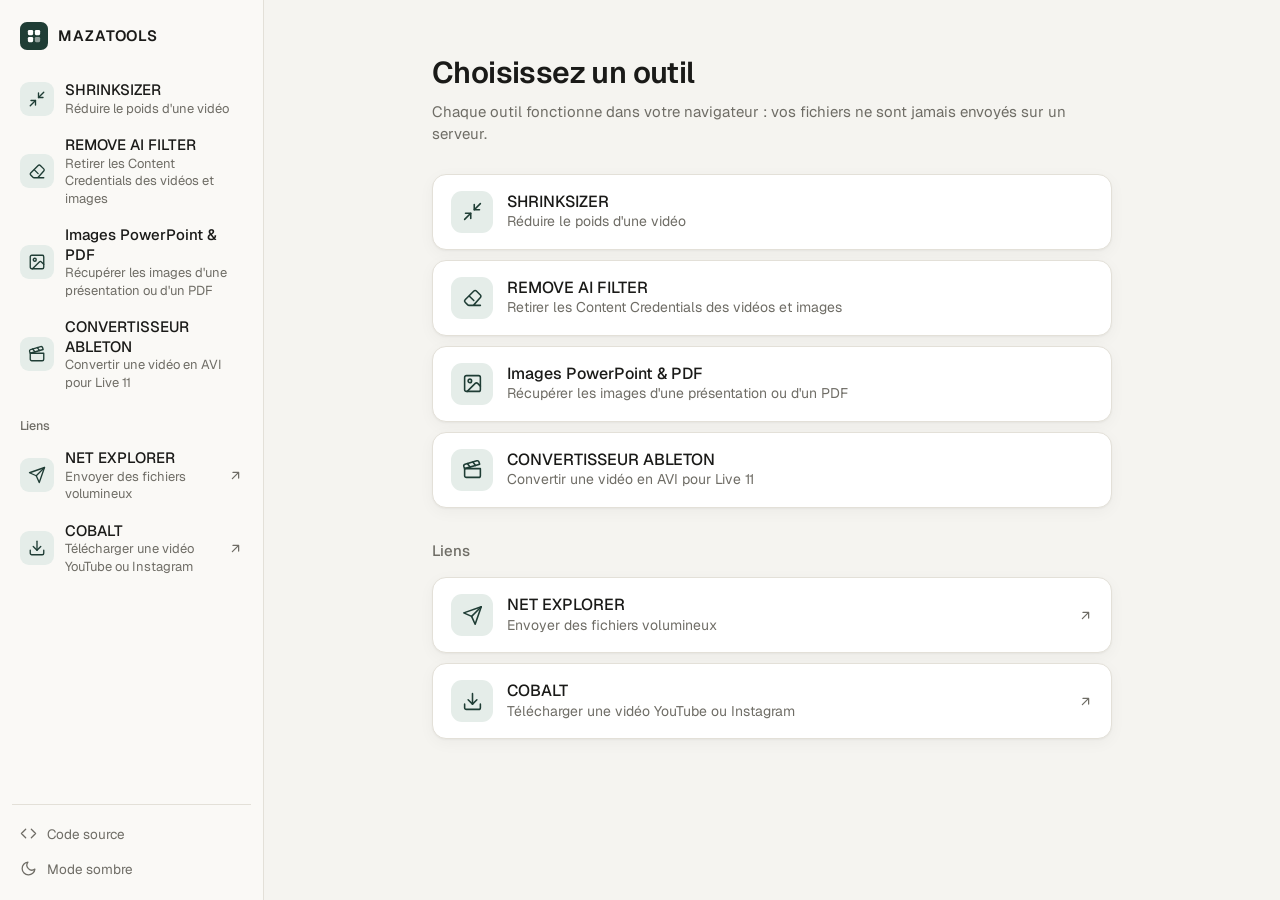
<file: index.html>
<!doctype html>
<html lang="fr">
<head>
  <meta charset="utf-8">
  <meta name="viewport" content="width=device-width, initial-scale=1">
  <title>MAZATOOLS</title>
  <meta name="description" content="Des outils qui tournent dans votre navigateur, sans envoyer vos fichiers.">
  <script src="shared/theme.js"></script>
  <link rel="icon" href="data:image/svg+xml,%3Csvg xmlns='http://www.w3.org/2000/svg' viewBox='0 0 32 32'%3E%3Crect width='32' height='32' rx='8' fill='%231f3d35'/%3E%3Crect x='9' y='9' width='6' height='6' rx='1.5' fill='%23fff'/%3E%3Crect x='17' y='9' width='6' height='6' rx='1.5' fill='%23fff'/%3E%3Crect x='9' y='17' width='6' height='6' rx='1.5' fill='%23fff'/%3E%3Crect x='17' y='17' width='6' height='6' rx='1.5' fill='%23fff' opacity='.5'/%3E%3C/svg%3E">
  <link rel="preconnect" href="https://fonts.googleapis.com">
  <link rel="preconnect" href="https://fonts.gstatic.com" crossorigin>
  <link href="https://fonts.googleapis.com/css2?family=Geist:wght@400;500;600&display=swap" rel="stylesheet">
  <link rel="stylesheet" href="shared/tokens.css">
  <link rel="stylesheet" href="hub.css">
  <script type="module" src="hub.js"></script>
</head>
<body>
  <div class="shell">
    <header class="topbar">
      <button type="button" class="icon-btn menu-btn" aria-controls="sidebar" aria-expanded="false" aria-label="Afficher les outils">
        <svg viewBox="0 0 24 24" aria-hidden="true"><path d="M4 7h16M4 12h16M4 17h16"/></svg>
      </button>
      <p class="topbar-title"></p>
      <button type="button" class="icon-btn theme-btn" aria-label="Passer en mode sombre">
        <svg class="moon" viewBox="0 0 24 24" aria-hidden="true"><path d="M21 12.8A9 9 0 1 1 11.2 3a7 7 0 0 0 9.8 9.8z"/></svg>
        <svg class="sun" viewBox="0 0 24 24" aria-hidden="true"><circle cx="12" cy="12" r="4"/><path d="M12 2v2M12 20v2M4.9 4.9l1.4 1.4M17.7 17.7l1.4 1.4M2 12h2M20 12h2M4.9 19.1l1.4-1.4M17.7 6.3l1.4-1.4"/></svg>
      </button>
    </header>

    <nav class="sidebar" id="sidebar" aria-label="Outils">
      <a class="brand" href="#">
        <svg class="logo" viewBox="0 0 32 32" aria-hidden="true"><rect width="32" height="32" rx="8" class="logo-bg"/><rect x="9" y="9" width="6" height="6" rx="1.5" class="logo-fg"/><rect x="17" y="9" width="6" height="6" rx="1.5" class="logo-fg"/><rect x="9" y="17" width="6" height="6" rx="1.5" class="logo-fg"/><rect x="17" y="17" width="6" height="6" rx="1.5" class="logo-fg" opacity=".5"/></svg>
        <span class="brand-name"></span>
      </a>
      <ul class="tool-list" id="tool-list"></ul>
      <div class="links-group" hidden>
        <p class="group-title">Liens</p>
        <ul class="tool-list" id="link-list"></ul>
      </div>
      <div class="side-foot">
        <a id="open-alone" target="_blank" rel="noopener" hidden>
          <svg viewBox="0 0 24 24" aria-hidden="true"><path d="M14 4h6v6M20 4l-9 9M18 14v5a1 1 0 0 1-1 1H5a1 1 0 0 1-1-1V7a1 1 0 0 1 1-1h5"/></svg>
          Ouvrir dans un onglet
        </a>
        <a id="source-link" href="https://github.com/" target="_blank" rel="noopener">
          <svg viewBox="0 0 24 24" aria-hidden="true"><path d="M8 6l-6 6 6 6M16 6l6 6-6 6"/></svg>
          Code source
        </a>
        <button type="button" class="theme-btn side-theme">
          <svg class="moon" viewBox="0 0 24 24" aria-hidden="true"><path d="M21 12.8A9 9 0 1 1 11.2 3a7 7 0 0 0 9.8 9.8z"/></svg>
          <svg class="sun" viewBox="0 0 24 24" aria-hidden="true"><circle cx="12" cy="12" r="4"/><path d="M12 2v2M12 20v2M4.9 4.9l1.4 1.4M17.7 17.7l1.4 1.4M2 12h2M20 12h2M4.9 19.1l1.4-1.4M17.7 6.3l1.4-1.4"/></svg>
          <span class="theme-label">Mode sombre</span>
        </button>
      </div>
    </nav>
    <div class="scrim" hidden></div>

    <main class="stage" id="stage">
      <section class="home" id="home" aria-labelledby="home-title">
        <h1 id="home-title">Choisissez un outil</h1>
        <p class="lead">Chaque outil fonctionne dans votre navigateur&nbsp;: vos fichiers ne sont jamais envoyés sur un serveur.</p>
        <ul class="home-list" id="home-list"></ul>
        <div class="links-group" hidden>
          <h2 class="home-sub">Liens</h2>
          <ul class="home-list" id="home-links"></ul>
        </div>
      </section>
    </main>
  </div>
</body>
</html>
</file>
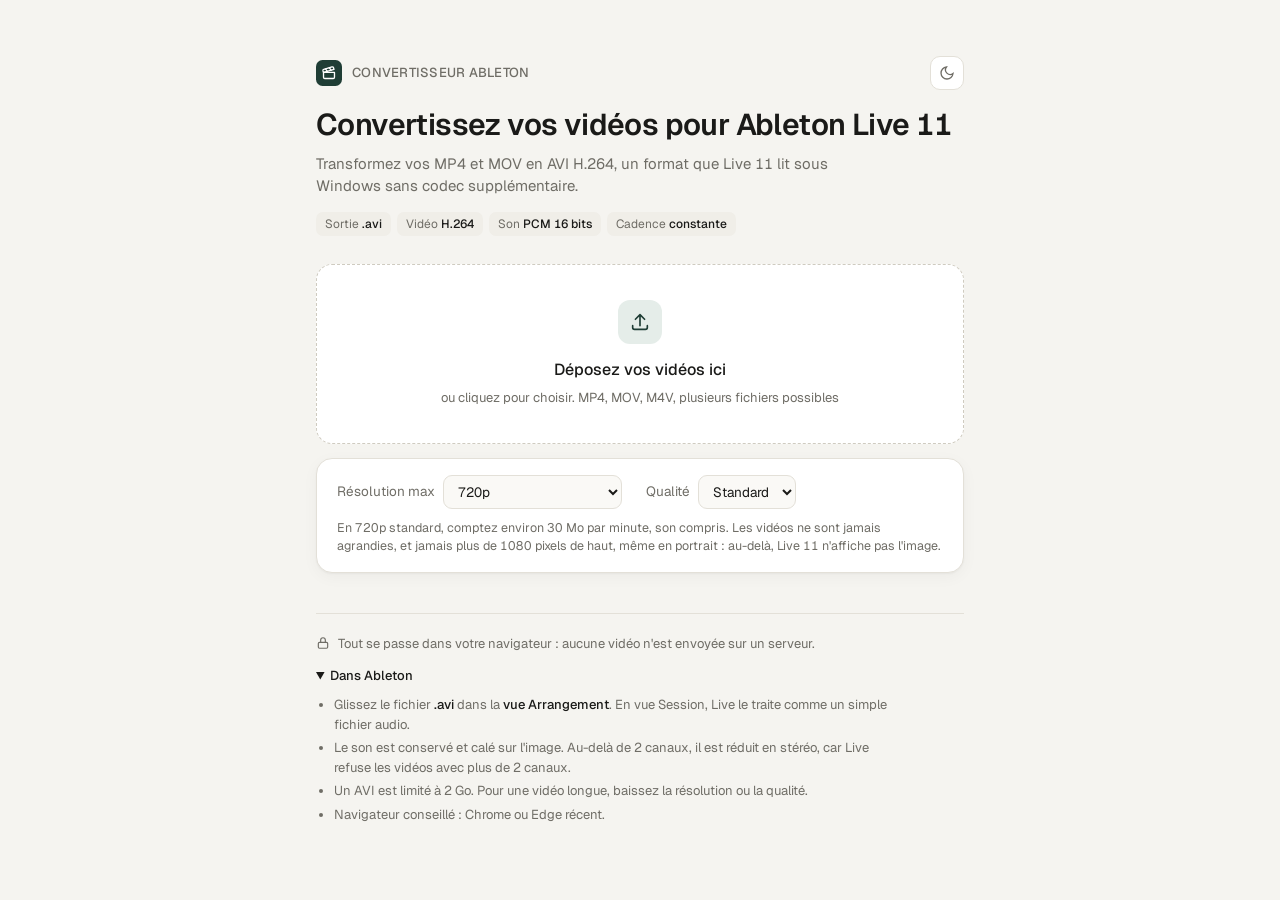
<file: tools/convertisseur-ableton/index.html>
<!doctype html>
<html lang="fr">
<head>
<meta charset="utf-8">
<meta name="viewport" content="width=device-width, initial-scale=1">
<title>CONVERTISSEUR ABLETON</title>
<meta name="description" content="Convertissez vos MP4 et MOV en AVI H.264 lisible par Ableton Live 11, directement dans le navigateur.">
<script src="../../shared/theme.js"></script>
<link rel="stylesheet" href="../../shared/tokens.css">
<link rel="preconnect" href="https://fonts.googleapis.com">
<link rel="preconnect" href="https://fonts.gstatic.com" crossorigin>
<link href="https://fonts.googleapis.com/css2?family=Geist:wght@400;500;600&display=swap" rel="stylesheet">
<link rel="icon" href="data:image/svg+xml,%3Csvg xmlns='http://www.w3.org/2000/svg' viewBox='0 0 32 32'%3E%3Crect width='32' height='32' rx='8' fill='%231f3d35'/%3E%3Cg transform='translate(7 7) scale(.75)' fill='none' stroke='%23fff' stroke-width='2.2' stroke-linecap='round' stroke-linejoin='round'%3E%3Cpath d='M20.2 6 3 11l-.9-2.4c-.3-1.1.3-2.2 1.3-2.5l13.5-4c1.1-.3 2.2.3 2.5 1.3Z'/%3E%3Cpath d='m6.2 5.3 3.1 3.9M12.4 3.4l3.1 4'/%3E%3Cpath d='M3 11h18v8a2 2 0 0 1-2 2H5a2 2 0 0 1-2-2Z'/%3E%3C/g%3E%3C/svg%3E">
<style>
*{box-sizing:border-box}
html,body{margin:0}
body{
  background:var(--bg); color:var(--text);
  font-family:var(--font);
  font-size:15px; line-height:1.5; -webkit-font-smoothing:antialiased;
  font-variant-numeric:tabular-nums;
}
:focus-visible{outline:2px solid var(--accent);outline-offset:2px}
main{max-width:680px;margin:0 auto;padding:56px 16px 48px}
header{margin-bottom:28px}
.brand{display:flex;align-items:center;gap:10px;margin-bottom:18px}
.brand svg{flex:none}
.brand span{font-weight:500;color:var(--muted);font-size:13px;letter-spacing:.02em}
h1{font-size:30px;line-height:1.15;font-weight:600;letter-spacing:-.02em;margin:0 0 10px}
.lead{color:var(--muted);margin:0;max-width:56ch}
.specs{display:flex;flex-wrap:wrap;gap:6px;margin-top:14px}
.chip{font-size:12px;padding:3px 9px;border-radius:7px;background:var(--chip);color:var(--muted)}
.chip b{color:var(--text);font-weight:500}
.sr{position:absolute;width:1px;height:1px;overflow:hidden;clip:rect(0 0 0 0);white-space:nowrap}
[hidden]{display:none !important}

.notice{margin:0 0 16px;padding:12px 14px;border-radius:12px;background:var(--warn-bg);color:var(--warn);font-size:14px}

.drop{
  display:flex;flex-direction:column;align-items:center;justify-content:center;gap:6px;
  min-height:180px;padding:28px 20px;text-align:center;cursor:pointer;
  background:var(--surface);border:1.5px dashed var(--border-strong);border-radius:16px;
  transition:border-color .15s,background .15s,transform .15s;
}
.drop:hover{border-color:var(--muted)}
.drop:focus-within{outline:2px solid var(--accent);outline-offset:2px}
.drop.over{border-color:var(--accent);border-style:solid;background:var(--accent-soft);transform:scale(1.005)}
.drop .icon{width:44px;height:44px;border-radius:12px;display:grid;place-items:center;background:var(--accent-soft);color:var(--accent);margin-bottom:8px}
.drop strong{font-weight:500;font-size:16px}
.drop small{color:var(--muted);font-size:13px}

.card{background:var(--surface);border:1px solid var(--border);border-radius:16px;box-shadow:var(--shadow)}
.settings{margin-top:14px;padding:16px 20px;display:flex;flex-wrap:wrap;align-items:center;gap:10px 24px;font-size:13.5px}
.option{display:flex;align-items:center;gap:8px}
.option label{color:var(--muted)}
.option select{font:inherit;color:var(--text);background:var(--surface-2);border:1px solid var(--border);border-radius:9px;padding:6px 10px}
.hint{flex-basis:100%;margin:0;color:var(--muted);font-size:12.5px}

/* ---------- Liste ---------- */
#list{list-style:none;margin:28px 0 0;padding:0;display:flex;flex-direction:column;gap:10px}
#list:empty{display:none}
.item{background:var(--surface);border:1px solid var(--border);border-radius:14px;padding:16px 18px;box-shadow:var(--shadow);animation:in .25s ease-out}
@keyframes in{from{opacity:0;transform:translateY(4px)}}
.row{display:flex;align-items:flex-start;justify-content:space-between;gap:12px}
.name{font-weight:500;word-break:break-all;min-width:0}
.state{flex:none;font-size:12px;font-weight:500;padding:3px 9px;border-radius:99px;white-space:nowrap;background:var(--chip);color:var(--muted)}
.item.done .state{background:var(--ok-bg);color:var(--ok)}
.item.error .state{background:var(--err-bg);color:var(--err)}
.meta{color:var(--muted);margin-top:4px}
.bar{height:4px;border-radius:2px;background:var(--chip);overflow:hidden;margin-top:12px}
.bar i{display:block;height:100%;width:0;background:var(--accent);transition:width .2s linear}
.item.done .bar,.item.error .bar{display:none}
.status{margin:8px 0 0;font-size:13px;color:var(--muted)}
.item.error .status{color:var(--err)}
.actions{display:flex;justify-content:flex-end;margin-top:12px}
.actions:empty{display:none}
.primary{
  font:inherit;font-size:13.5px;font-weight:500;cursor:pointer;border-radius:9px;
  padding:8px 14px;border:1px solid transparent;background:var(--accent);color:var(--accent-ink);transition:opacity .15s;
}
.primary:hover{opacity:.88}
.theme{margin-left:auto;width:34px;height:34px;padding:0;display:grid;place-items:center;border-radius:10px;background:var(--surface);border:1px solid var(--border);color:var(--muted);cursor:pointer}
.theme:hover{color:var(--text)}

/* ---------- Pied de page ---------- */
footer{margin-top:40px;padding-top:20px;border-top:1px solid var(--border);color:var(--muted);font-size:13px}
footer p{margin:0 0 12px;display:flex;gap:8px;align-items:flex-start}
footer svg{flex:none;margin-top:2px}
details{margin-top:4px}
summary{cursor:pointer;color:var(--text);font-weight:500;width:fit-content}
details ul{margin:10px 0 0;padding-left:18px;list-style:disc;max-width:64ch}
details li{margin:4px 0}
details b{color:var(--text);font-weight:500}

@media (max-width:520px){h1{font-size:25px}}
@media (prefers-reduced-motion:reduce){*{transition:none !important;animation:none !important}}
</style>
</head>
<body>
<main>
  <header>
    <div class="brand">
      <svg width="26" height="26" viewBox="0 0 32 32" aria-hidden="true"><rect width="32" height="32" rx="8" fill="var(--accent)"/><g transform="translate(7 7) scale(.75)" fill="none" stroke="var(--accent-ink)" stroke-width="2.2" stroke-linecap="round" stroke-linejoin="round"><path d="M20.2 6 3 11l-.9-2.4c-.3-1.1.3-2.2 1.3-2.5l13.5-4c1.1-.3 2.2.3 2.5 1.3Z"/><path d="m6.2 5.3 3.1 3.9M12.4 3.4l3.1 4"/><path d="M3 11h18v8a2 2 0 0 1-2 2H5a2 2 0 0 1-2-2Z"/></g></svg>
      <span>CONVERTISSEUR ABLETON</span>
      <button class="theme" id="theme" type="button" aria-label="Changer de thème" title="Changer de thème">
        <svg width="16" height="16" viewBox="0 0 24 24" fill="none" stroke="currentColor" stroke-width="2" stroke-linecap="round"><path d="M21 12.8A9 9 0 1 1 11.2 3a7 7 0 0 0 9.8 9.8z"/></svg>
      </button>
    </div>
    <h1>Convertissez vos vidéos pour Ableton Live 11</h1>
    <p class="lead">Transformez vos MP4 et MOV en AVI H.264, un format que Live 11 lit sous Windows sans codec supplémentaire.</p>
    <div class="specs">
      <span class="chip">Sortie <b>.avi</b></span>
      <span class="chip">Vidéo <b>H.264</b></span>
      <span class="chip">Son <b>PCM 16 bits</b></span>
      <span class="chip">Cadence <b>constante</b></span>
    </div>
  </header>

  <p class="notice" id="warn" hidden></p>

  <label class="drop" id="drop">
    <input id="pick" type="file" class="sr" accept="video/mp4,video/quicktime,.mp4,.mov,.m4v" multiple>
    <span class="icon"><svg width="22" height="22" viewBox="0 0 24 24" fill="none" stroke="currentColor" stroke-width="1.8" stroke-linecap="round" stroke-linejoin="round"><path d="M12 16V4M7 9l5-5 5 5"/><path d="M4 16v2a2 2 0 0 0 2 2h12a2 2 0 0 0 2-2v-2"/></svg></span>
    <strong>Déposez vos vidéos ici</strong>
    <small>ou cliquez pour choisir. MP4, MOV, M4V, plusieurs fichiers possibles</small>
  </label>

  <section class="card settings" aria-label="Réglages">
    <div class="option">
      <label for="res">Résolution max</label>
      <select id="res">
        <option value="0">Originale (max 1080p)</option>
        <option value="1080">1080p</option>
        <option value="720" selected>720p</option>
        <option value="480">480p</option>
      </select>
    </div>
    <div class="option">
      <label for="q">Qualité</label>
      <select id="q">
        <option value="0.06">Légère</option>
        <option value="0.1" selected>Standard</option>
        <option value="0.18">Haute</option>
      </select>
    </div>
    <p class="hint">En 720p standard, comptez environ 30 Mo par minute, son compris. Les vidéos ne sont jamais agrandies, et jamais plus de 1080 pixels de haut, même en portrait&nbsp;: au-delà, Live 11 n'affiche pas l'image.</p>
  </section>

  <ul id="list" aria-live="polite"></ul>

  <footer>
    <p><svg width="14" height="14" viewBox="0 0 24 24" fill="none" stroke="currentColor" stroke-width="2" stroke-linecap="round" stroke-linejoin="round"><rect x="4" y="11" width="16" height="10" rx="2"/><path d="M8 11V7a4 4 0 0 1 8 0v4"/></svg>
    Tout se passe dans votre navigateur&nbsp;: aucune vidéo n'est envoyée sur un serveur.</p>
    <details open>
      <summary>Dans Ableton</summary>
      <ul>
        <li>Glissez le fichier <b>.avi</b> dans la <b>vue Arrangement</b>. En vue Session, Live le traite comme un simple fichier audio.</li>
        <li>Le son est conservé et calé sur l'image. Au-delà de 2 canaux, il est réduit en stéréo, car Live refuse les vidéos avec plus de 2 canaux.</li>
        <li>Un AVI est limité à 2 Go. Pour une vidéo longue, baissez la résolution ou la qualité.</li>
        <li>Navigateur conseillé&nbsp;: Chrome ou Edge récent.</li>
      </ul>
    </details>
  </footer>
</main>

<script src="vendor/mp4box.all.min.js"></script>
<script src="app.js"></script>
</body>
</html>
</file>
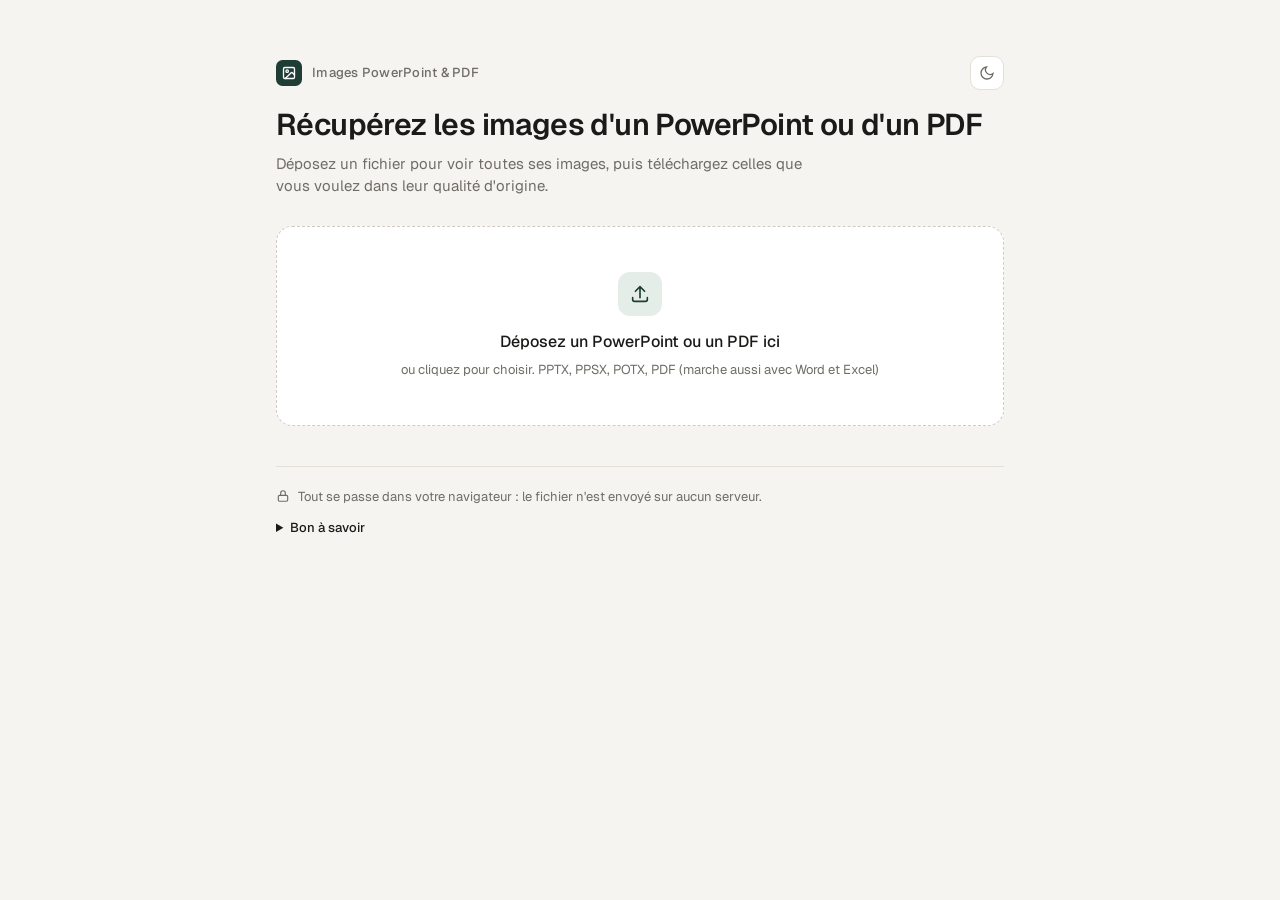
<file: tools/images-powerpoint/index.html>
<!doctype html>
<html lang="fr">
<head>
<meta charset="utf-8">
<meta name="viewport" content="width=device-width, initial-scale=1">
<title>Images PowerPoint & PDF</title>
<meta name="description" content="Récupérez les images d'une présentation PowerPoint ou d'un PDF dans leur qualité d'origine, directement dans le navigateur.">
<script src="../../shared/theme.js"></script>
<link rel="stylesheet" href="../../shared/tokens.css">
<link rel="preconnect" href="https://fonts.googleapis.com">
<link rel="preconnect" href="https://fonts.gstatic.com" crossorigin>
<link href="https://fonts.googleapis.com/css2?family=Geist:wght@400;500;600&display=swap" rel="stylesheet">
<link rel="icon" href="data:image/svg+xml,%3Csvg xmlns='http://www.w3.org/2000/svg' viewBox='0 0 32 32'%3E%3Crect width='32' height='32' rx='8' fill='%231f3d35'/%3E%3Cg transform='translate(7 7) scale(.75)' fill='none' stroke='%23fff' stroke-width='2.2' stroke-linecap='round' stroke-linejoin='round'%3E%3Crect x='3' y='3' width='18' height='18' rx='2'/%3E%3Ccircle cx='9' cy='9' r='2'/%3E%3Cpath d='m21 15-3.1-3.1a2 2 0 0 0-2.8 0L6 21'/%3E%3C/g%3E%3C/svg%3E">
<script src="vendor/jszip.min.js"></script>
<style>
*{box-sizing:border-box}
html,body{margin:0}
body{
  background:var(--bg); color:var(--text);
  font-family:var(--font);
  font-size:15px; line-height:1.5; -webkit-font-smoothing:antialiased;
  font-variant-numeric:tabular-nums;
}
:focus-visible{outline:2px solid var(--accent);outline-offset:2px}
main{max-width:760px;margin:0 auto;padding:56px 16px 120px}
header{margin-bottom:28px}
.brand{display:flex;align-items:center;gap:10px;margin-bottom:18px}
.brand svg{flex:none}
.brand span{font-weight:500;color:var(--muted);font-size:13px;letter-spacing:.02em}
h1{font-size:30px;line-height:1.15;font-weight:600;letter-spacing:-.02em;margin:0 0 10px}
.lead{color:var(--muted);margin:0;max-width:56ch}
.sr{position:absolute;width:1px;height:1px;overflow:hidden;clip:rect(0 0 0 0);white-space:nowrap}
[hidden]{display:none !important}

.drop{
  display:flex;flex-direction:column;align-items:center;justify-content:center;gap:6px;
  min-height:200px;padding:28px 20px;text-align:center;cursor:pointer;
  background:var(--surface);border:1.5px dashed var(--border-strong);border-radius:16px;
  transition:border-color .15s,background .15s,transform .15s;
}
.drop:hover{border-color:var(--muted)}
.drop:focus-within{outline:2px solid var(--accent);outline-offset:2px}
.drop.over{border-color:var(--accent);border-style:solid;background:var(--accent-soft);transform:scale(1.005)}
.drop .icon{width:44px;height:44px;border-radius:12px;display:grid;place-items:center;background:var(--accent-soft);color:var(--accent);margin-bottom:8px}
.drop strong{font-weight:500;font-size:16px}
.drop small{color:var(--muted);font-size:13px}

button,.btn{
  font:inherit;font-size:13.5px;font-weight:500;cursor:pointer;border-radius:9px;
  padding:8px 14px;border:1px solid transparent;transition:opacity .15s,background .15s;
  display:inline-flex;align-items:center;justify-content:center;gap:6px;text-decoration:none;
}
.primary{background:var(--accent);color:var(--accent-ink)}
.primary:hover{opacity:.88}
.ghost{background:transparent;color:var(--muted);border-color:var(--border)}
.ghost:hover{color:var(--text);border-color:var(--border-strong)}
button:disabled{opacity:.45;cursor:default}
.theme{margin-left:auto;width:34px;height:34px;padding:0;display:grid;place-items:center;border-radius:10px;background:var(--surface);border:1px solid var(--border);color:var(--muted)}
.theme:hover{color:var(--text)}

.message{margin-top:14px;padding:12px 14px;border-radius:12px;font-size:14px}
.message.err{background:var(--err-bg);color:var(--err)}
.message.work{background:var(--chip);color:var(--muted)}

/* ---------- Fichier ouvert ---------- */
.file{display:flex;align-items:center;gap:12px;padding:14px 16px;background:var(--surface);border:1px solid var(--border);border-radius:14px;box-shadow:var(--shadow)}
.file .doc{flex:none;width:38px;height:38px;border-radius:10px;display:grid;place-items:center;background:var(--accent-soft);color:var(--accent)}
.file .info{min-width:0;flex:1}
.file .name{font-weight:500;word-break:break-all}
.file .meta{color:var(--muted);font-size:13px}
.file.loading{flex-wrap:wrap;margin-top:0}
.file .pct{flex:none;font-weight:500;font-size:15px}
.file .progress{flex-basis:100%;height:6px;border-radius:3px;background:var(--chip);overflow:hidden}
.file .progress div{height:100%;width:0;background:var(--accent);border-radius:3px;transition:width .2s ease}

.toolbar{display:flex;flex-wrap:wrap;align-items:center;justify-content:space-between;gap:10px;margin:22px 0 12px}
.toolbar .left{display:flex;flex-wrap:wrap;align-items:center;gap:8px 16px}
.check{display:inline-flex;align-items:center;gap:8px;font-size:13.5px;color:var(--muted);cursor:pointer}
.check input{width:16px;height:16px;margin:0;accent-color:var(--accent)}

/* ---------- Grille d'images ---------- */
.grid{list-style:none;margin:0;padding:0;display:grid;grid-template-columns:repeat(auto-fill,minmax(200px,1fr));gap:12px}
.card{position:relative;background:var(--surface);border:1px solid var(--border);border-radius:14px;box-shadow:var(--shadow);overflow:hidden;transition:border-color .15s,box-shadow .15s}
.card:hover{border-color:var(--border-strong)}
.card.selected{border-color:var(--accent);box-shadow:0 0 0 1px var(--accent)}
.card label{display:block;cursor:pointer}
.thumb{
  position:relative;aspect-ratio:4/3;display:grid;place-items:center;overflow:hidden;
  background-color:var(--surface-2);
  background-image:linear-gradient(45deg,var(--chip) 25%,transparent 25%,transparent 75%,var(--chip) 75%),linear-gradient(45deg,var(--chip) 25%,transparent 25%,transparent 75%,var(--chip) 75%);
  background-size:16px 16px;background-position:0 0,8px 8px;
}
.thumb img{max-width:100%;max-height:100%;object-fit:contain;display:block}
.thumb .noprev{display:grid;justify-items:center;gap:4px;color:var(--muted);font-size:12.5px;text-align:center;padding:12px}
.thumb .noprev b{font-size:15px;color:var(--text);font-weight:600}
.tick{
  position:absolute;top:8px;left:8px;width:24px;height:24px;border-radius:7px;display:grid;place-items:center;
  background:var(--surface);border:1.5px solid var(--border-strong);color:transparent;
  box-shadow:0 1px 3px rgba(0,0,0,.12);transition:background .12s,border-color .12s;
}
.card input{position:absolute;opacity:0;pointer-events:none}
.card input:focus-visible ~ .thumb .tick{outline:2px solid var(--accent);outline-offset:2px}
.card.selected .tick{background:var(--accent);border-color:var(--accent);color:var(--accent-ink)}
.zoom{
  position:absolute;top:8px;right:8px;width:30px;height:30px;padding:0;border-radius:8px;
  background:var(--surface);border:1px solid var(--border);color:var(--muted);opacity:0;transition:opacity .15s;
  box-shadow:0 1px 3px rgba(0,0,0,.12);
}
.card:hover .zoom,.zoom:focus-visible{opacity:1}
@media (hover:none){.zoom{opacity:1}}
.zoom:hover{color:var(--text)}
.details{padding:10px 12px 12px}
.dims{font-weight:500;font-size:14px}
.sub{display:flex;flex-wrap:wrap;column-gap:10px;color:var(--muted);font-size:12.5px}
.where{display:inline-block;margin-top:6px;font-size:12px;padding:2px 8px;border-radius:7px;background:var(--chip);color:var(--text)}
.where.quiet{background:transparent;color:var(--muted);padding-inline:0}

.empty{padding:28px 16px;text-align:center;color:var(--muted);background:var(--surface);border:1px solid var(--border);border-radius:14px}

/* ---------- Barre de téléchargement ---------- */
.dock{
  position:fixed;left:50%;bottom:16px;transform:translateX(-50%);z-index:5;
  width:min(728px,calc(100% - 32px));
  display:flex;align-items:center;justify-content:space-between;gap:12px;
  padding:10px 10px 10px 18px;border-radius:14px;
  background:var(--surface);border:1px solid var(--border-strong);
  box-shadow:0 8px 30px rgba(20,20,10,.12);
}
.dock .count{font-size:14px}
.dock .count small{color:var(--muted);font-size:13px;margin-left:6px}

/* ---------- Agrandissement ---------- */
dialog{
  width:min(960px,calc(100% - 32px));max-height:calc(100dvh - 32px);padding:0;border:1px solid var(--border);
  border-radius:16px;background:var(--surface);color:var(--text);box-shadow:0 20px 60px rgba(0,0,0,.25);
}
dialog::backdrop{background:rgba(0,0,0,.55)}
.dlg{display:flex;flex-direction:column;max-height:calc(100dvh - 34px)}
.dlg .view{flex:1;min-height:0;display:grid;place-items:center;padding:16px;background:var(--surface-2)}
.dlg .view img{max-width:100%;max-height:calc(100dvh - 160px);object-fit:contain}
.dlg .bar{display:flex;flex-wrap:wrap;align-items:center;justify-content:space-between;gap:10px;padding:12px 16px;border-top:1px solid var(--border)}
.dlg .bar .txt{font-size:13.5px;color:var(--muted)}
.dlg .bar .txt b{color:var(--text);font-weight:500}
.dlg .bar .btns{display:flex;gap:8px}

footer{margin-top:40px;padding-top:20px;border-top:1px solid var(--border);color:var(--muted);font-size:13px}
footer p{margin:0 0 12px;display:flex;gap:8px;align-items:flex-start}
footer svg{flex:none;margin-top:2px}
details{margin-top:4px}
summary{cursor:pointer;color:var(--text);font-weight:500;width:fit-content}
details ul{display:block;margin:10px 0 0;padding-left:18px;list-style:disc}
details li{margin:4px 0}

@media (max-width:520px){
  h1{font-size:25px}
  .grid{grid-template-columns:repeat(2,minmax(0,1fr));gap:8px}
  .details{padding:8px 10px 10px}
}
@media (prefers-reduced-motion:reduce){*{transition:none !important}}
</style>
</head>
<body>
<main>
  <header>
    <div class="brand">
      <svg width="26" height="26" viewBox="0 0 32 32" aria-hidden="true"><rect width="32" height="32" rx="8" fill="var(--accent)"/><g transform="translate(7 7) scale(.75)" fill="none" stroke="var(--accent-ink)" stroke-width="2.2" stroke-linecap="round" stroke-linejoin="round"><rect x="3" y="3" width="18" height="18" rx="2"/><circle cx="9" cy="9" r="2"/><path d="m21 15-3.1-3.1a2 2 0 0 0-2.8 0L6 21"/></g></svg>
      <span>Images PowerPoint &amp; PDF</span>
      <button class="theme" id="theme" type="button" aria-label="Changer de thème" title="Changer de thème">
        <svg width="16" height="16" viewBox="0 0 24 24" fill="none" stroke="currentColor" stroke-width="2" stroke-linecap="round"><path d="M21 12.8A9 9 0 1 1 11.2 3a7 7 0 0 0 9.8 9.8z"/></svg>
      </button>
    </div>
    <h1>Récupérez les images d'un PowerPoint ou d'un PDF</h1>
    <p class="lead">Déposez un fichier pour voir toutes ses images, puis téléchargez celles que vous voulez dans leur qualité d'origine.</p>
  </header>

  <label class="drop" id="drop">
    <input type="file" id="input" class="sr" accept=".pptx,.ppsx,.potx,.pptm,.pdf,.docx,.xlsx,application/pdf,application/vnd.openxmlformats-officedocument.presentationml.presentation">
    <span class="icon"><svg width="22" height="22" viewBox="0 0 24 24" fill="none" stroke="currentColor" stroke-width="1.8" stroke-linecap="round" stroke-linejoin="round"><path d="M12 16V4M7 9l5-5 5 5"/><path d="M4 16v2a2 2 0 0 0 2 2h12a2 2 0 0 0 2-2v-2"/></svg></span>
    <strong>Déposez un PowerPoint ou un PDF ici</strong>
    <small>ou cliquez pour choisir. PPTX, PPSX, POTX, PDF (marche aussi avec Word et Excel)</small>
  </label>
  <p class="message" id="message" hidden></p>

  <section class="file loading" id="loading" hidden aria-live="polite">
    <span class="doc"><svg width="20" height="20" viewBox="0 0 24 24" fill="none" stroke="currentColor" stroke-width="1.8" stroke-linecap="round" stroke-linejoin="round"><path d="M14 3H7a2 2 0 0 0-2 2v14a2 2 0 0 0 2 2h10a2 2 0 0 0 2-2V8z"/><path d="M14 3v5h5"/></svg></span>
    <div class="info">
      <div class="name" id="load-name"></div>
      <div class="meta" id="load-step"></div>
    </div>
    <span class="pct" id="load-pct">0 %</span>
    <div class="progress" role="progressbar" aria-valuemin="0" aria-valuemax="100" id="load-progress"><div id="load-bar"></div></div>
  </section>

  <section id="result" hidden>
    <div class="file">
      <span class="doc" id="file-icon"></span>
      <div class="info">
        <div class="name" id="file-name"></div>
        <div class="meta" id="file-meta"></div>
      </div>
      <button type="button" class="ghost" id="change">Changer de fichier</button>
    </div>

    <div class="toolbar">
      <div class="left">
        <label class="check"><input type="checkbox" id="select-all"> Tout sélectionner</label>
        <label class="check"><input type="checkbox" id="hide-small"> Masquer les petites images</label>
      </div>
    </div>
    <ul class="grid" id="grid"></ul>
    <p class="empty" id="empty" hidden></p>
  </section>

  <footer>
    <p><svg width="14" height="14" viewBox="0 0 24 24" fill="none" stroke="currentColor" stroke-width="2" stroke-linecap="round" stroke-linejoin="round"><rect x="4" y="11" width="16" height="10" rx="2"/><path d="M8 11V7a4 4 0 0 1 8 0v4"/></svg>
    Tout se passe dans votre navigateur&nbsp;: le fichier n'est envoyé sur aucun serveur.</p>
    <details>
      <summary>Bon à savoir</summary>
      <ul>
        <li>PowerPoint&nbsp;: vous obtenez le fichier image exact rangé dans la présentation, sans recompression.</li>
        <li>PDF&nbsp;: les photos (JPEG) sont récupérées telles quelles&nbsp;; les autres images sont reconstituées en PNG, à leur définition d'origine.</li>
        <li>Si une image a été recadrée dans PowerPoint, c'est l'image complète, non recadrée, qui est récupérée.</li>
        <li>Si la présentation a été enregistrée avec l'option «&nbsp;Compresser les images&nbsp;», PowerPoint a déjà réduit leur définition&nbsp;: la qualité perdue ne peut pas être retrouvée.</li>
        <li>Les formats EMF et WMF (dessins vectoriels de Windows) ne s'affichent pas dans le navigateur mais peuvent être téléchargés.</li>
        <li>Les anciens fichiers .ppt ne sont pas pris en charge&nbsp;: ouvrez-les dans PowerPoint et enregistrez-les en .pptx.</li>
        <li>Les PDF chiffrés (protégés contre la copie) et les images de scans noir et blanc (JBIG2, CCITT) ne sont pas pris en charge.</li>
      </ul>
    </details>
  </footer>
</main>

<div class="dock" id="dock" hidden>
  <span class="count" id="dock-count"></span>
  <button type="button" class="primary" id="download">Télécharger</button>
</div>

<dialog id="viewer" aria-label="Aperçu de l'image">
  <div class="dlg">
    <div class="view"><img id="viewer-img" alt=""></div>
    <div class="bar">
      <span class="txt" id="viewer-txt"></span>
      <div class="btns">
        <button type="button" class="ghost" id="viewer-close">Fermer</button>
        <a class="btn primary" id="viewer-dl">Télécharger</a>
      </div>
    </div>
  </div>
</dialog>

<script src="app.js"></script>
</body>
</html>
</file>
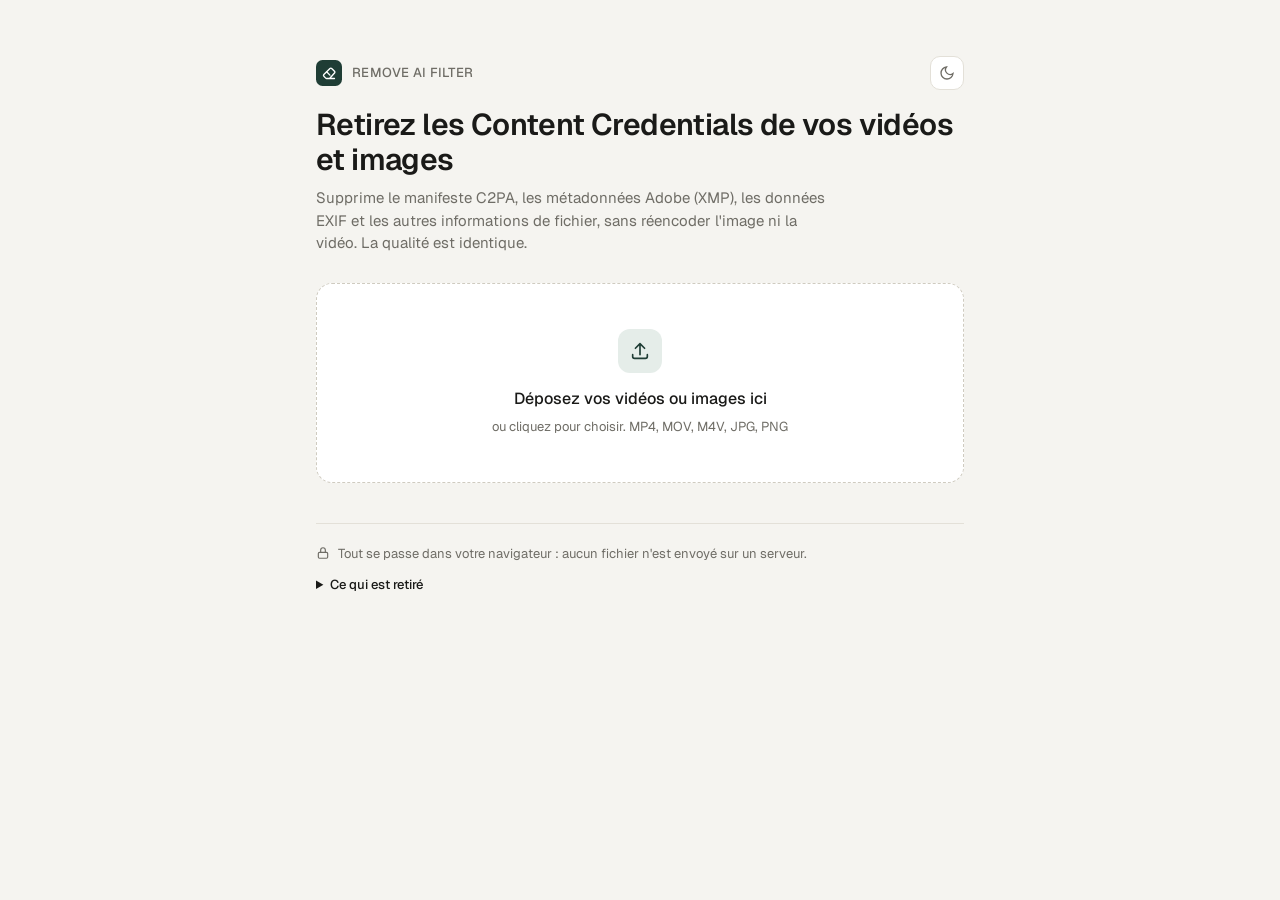
<file: tools/nettoyeur-video/index.html>
<!doctype html>
<html lang="fr">
<head>
<meta charset="utf-8">
<meta name="viewport" content="width=device-width, initial-scale=1">
<title>REMOVE AI FILTER</title>
<meta name="description" content="Retire les Content Credentials (C2PA) et les métadonnées de vos vidéos (MP4, MOV) et images (JPG, PNG), directement dans le navigateur.">
<script src="../../shared/theme.js"></script>
<link rel="stylesheet" href="../../shared/tokens.css">
<link rel="preconnect" href="https://fonts.googleapis.com">
<link rel="preconnect" href="https://fonts.gstatic.com" crossorigin>
<link href="https://fonts.googleapis.com/css2?family=Geist:wght@400;500;600&family=Geist+Mono:wght@400;500&display=swap" rel="stylesheet">
<link rel="icon" href="data:image/svg+xml,%3Csvg xmlns='http://www.w3.org/2000/svg' viewBox='0 0 32 32'%3E%3Crect width='32' height='32' rx='8' fill='%231f3d35'/%3E%3Cg transform='translate(7 7) scale(.75)' fill='none' stroke='%23fff' stroke-width='2.2' stroke-linecap='round' stroke-linejoin='round'%3E%3Cpath d='M21 21H8a2 2 0 0 1-1.42-.59l-3-3a2 2 0 0 1 0-2.82l10-10a2 2 0 0 1 2.83 0l4.59 4.58a2 2 0 0 1 0 2.83L13 21'/%3E%3Cpath d='M8.5 10.5l5 5'/%3E%3C/g%3E%3C/svg%3E">
<style>
*{box-sizing:border-box}
html,body{margin:0}
body{
  background:var(--bg); color:var(--text);
  font-family:var(--font);
  font-size:15px; line-height:1.5; -webkit-font-smoothing:antialiased;
}
.mono{font-family:"Geist Mono",ui-monospace,SFMono-Regular,Menlo,monospace;font-size:12.5px}
main{max-width:680px;margin:0 auto;padding:56px 16px 48px}
header{margin-bottom:28px}
.brand{display:flex;align-items:center;gap:10px;margin-bottom:18px}
.brand svg{flex:none}
.brand span{font-weight:500;color:var(--muted);font-size:13px;letter-spacing:.02em}
h1{font-size:30px;line-height:1.15;font-weight:600;letter-spacing:-.02em;margin:0 0 10px}
.lead{color:var(--muted);margin:0;max-width:52ch}

.drop{
  display:flex;flex-direction:column;align-items:center;justify-content:center;gap:6px;
  min-height:200px;padding:28px 20px;text-align:center;cursor:pointer;
  background:var(--surface);border:1.5px dashed var(--border-strong);border-radius:16px;
  transition:border-color .15s,background .15s,transform .15s;
}
.drop:hover{border-color:var(--muted)}
.drop:focus-within{outline:2px solid var(--accent);outline-offset:2px}
.drop.over{border-color:var(--accent);border-style:solid;background:var(--accent-soft);transform:scale(1.005)}
.drop .icon{width:44px;height:44px;border-radius:12px;display:grid;place-items:center;background:var(--accent-soft);color:var(--accent);margin-bottom:8px}
.drop strong{font-weight:500;font-size:16px}
.drop small{color:var(--muted);font-size:13px}
.sr{position:absolute;width:1px;height:1px;overflow:hidden;clip:rect(0 0 0 0)}

.toolbar{display:flex;align-items:center;justify-content:space-between;gap:12px;margin:28px 0 10px}
.toolbar[hidden]{display:none}
.toolbar .count{color:var(--muted);font-size:13px}
.toolbar .btns{display:flex;gap:8px}

button{
  font:inherit;font-size:13.5px;font-weight:500;cursor:pointer;border-radius:9px;
  padding:8px 14px;border:1px solid transparent;transition:opacity .15s,background .15s;
}
.primary{background:var(--accent);color:var(--accent-ink)}
.primary:hover{opacity:.88}
.ghost{background:transparent;color:var(--muted);border-color:var(--border)}
.ghost:hover{color:var(--text);border-color:var(--border-strong)}
button:disabled{opacity:.45;cursor:default}

ul{list-style:none;margin:0;padding:0;display:flex;flex-direction:column;gap:10px}
.item{background:var(--surface);border:1px solid var(--border);border-radius:14px;padding:16px 18px;box-shadow:var(--shadow);animation:in .25s ease-out}
@keyframes in{from{opacity:0;transform:translateY(4px)}}
.row{display:flex;align-items:flex-start;justify-content:space-between;gap:12px}
.name{font-weight:500;word-break:break-all;min-width:0}
.status{flex:none;font-size:12px;font-weight:500;padding:3px 9px;border-radius:99px;white-space:nowrap}
.status.work{background:var(--chip);color:var(--muted)}
.status.ok{background:var(--ok-bg);color:var(--ok)}
.status.warn{background:var(--warn-bg);color:var(--warn)}
.status.err{background:var(--err-bg);color:var(--err)}
.sizes{color:var(--muted);margin-top:4px}
.chips{display:flex;flex-wrap:wrap;gap:6px;margin-top:12px}
.chips:empty{display:none}
.chip{font-size:12px;padding:3px 9px;border-radius:7px;background:var(--chip);color:var(--text)}
.chip.ai{background:var(--chip-ai);color:var(--chip-ai-ink)}
.chip s{color:var(--muted)}
.note{font-size:13px;color:var(--muted);margin-top:10px}
.actions{display:flex;justify-content:flex-end;margin-top:14px}
.actions:empty{display:none}

footer{margin-top:40px;padding-top:20px;border-top:1px solid var(--border);color:var(--muted);font-size:13px}
footer p{margin:0 0 12px;display:flex;gap:8px;align-items:flex-start}
footer svg{flex:none;margin-top:2px}
details{margin-top:4px}
summary{cursor:pointer;color:var(--text);font-weight:500;width:fit-content}
details ul{display:block;margin:10px 0 0;padding-left:18px;list-style:disc}
details li{margin:4px 0}
.theme{margin-left:auto;width:34px;height:34px;padding:0;display:grid;place-items:center;border-radius:10px;background:var(--surface);border:1px solid var(--border);color:var(--muted)}
.theme:hover{color:var(--text)}

@media (max-width:520px){
  h1{font-size:25px}
  .toolbar{flex-wrap:wrap}
}
</style>
</head>
<body>
<main>
  <header>
    <div class="brand">
      <svg width="26" height="26" viewBox="0 0 32 32" aria-hidden="true"><rect width="32" height="32" rx="8" fill="var(--accent)"/><g transform="translate(7 7) scale(.75)" fill="none" stroke="var(--accent-ink)" stroke-width="2.2" stroke-linecap="round" stroke-linejoin="round"><path d="M21 21H8a2 2 0 0 1-1.42-.59l-3-3a2 2 0 0 1 0-2.82l10-10a2 2 0 0 1 2.83 0l4.59 4.58a2 2 0 0 1 0 2.83L13 21"/><path d="M8.5 10.5l5 5"/></g></svg>
      <span>REMOVE AI FILTER</span>
      <button class="theme" id="theme" aria-label="Changer de thème" title="Changer de thème">
        <svg width="16" height="16" viewBox="0 0 24 24" fill="none" stroke="currentColor" stroke-width="2" stroke-linecap="round"><path d="M21 12.8A9 9 0 1 1 11.2 3a7 7 0 0 0 9.8 9.8z"/></svg>
      </button>
    </div>
    <h1>Retirez les Content Credentials de vos vidéos et images</h1>
    <p class="lead">Supprime le manifeste C2PA, les métadonnées Adobe (XMP), les données EXIF et les autres informations de fichier, sans réencoder l'image ni la vidéo. La qualité est identique.</p>
  </header>

  <label class="drop" id="drop">
    <input type="file" id="input" class="sr" multiple accept=".mp4,.mov,.m4v,.jpg,.jpeg,.png,video/mp4,video/quicktime,image/jpeg,image/png">
    <div class="icon"><svg width="22" height="22" viewBox="0 0 24 24" fill="none" stroke="currentColor" stroke-width="1.8" stroke-linecap="round" stroke-linejoin="round"><path d="M12 16V4M7 9l5-5 5 5"/><path d="M4 16v2a2 2 0 0 0 2 2h12a2 2 0 0 0 2-2v-2"/></svg></div>
    <strong>Déposez vos vidéos ou images ici</strong>
    <small>ou cliquez pour choisir. MP4, MOV, M4V, JPG, PNG</small>
  </label>

  <div class="toolbar" id="toolbar" hidden>
    <span class="count" id="count"></span>
    <div class="btns">
      <button class="ghost" id="clear">Vider</button>
      <button class="primary" id="all">Tout télécharger</button>
    </div>
  </div>
  <ul id="list"></ul>

  <footer>
    <p><svg width="14" height="14" viewBox="0 0 24 24" fill="none" stroke="currentColor" stroke-width="2" stroke-linecap="round" stroke-linejoin="round"><rect x="4" y="11" width="16" height="10" rx="2"/><path d="M8 11V7a4 4 0 0 1 8 0v4"/></svg>
    Tout se passe dans votre navigateur&nbsp;: aucun fichier n'est envoyé sur un serveur.</p>
    <details>
      <summary>Ce qui est retiré</summary>
      <ul>
        <li>Le manifeste C2PA / Content Credentials (outil utilisé, mentions d'IA générative, historique)</li>
        <li>Les métadonnées XMP d'Adobe et les blocs <span class="mono">udta</span> / <span class="mono">meta</span></li>
        <li>Vidéos&nbsp;: les dates de création et le nom de l'encodeur</li>
        <li>Images&nbsp;: les données EXIF (appareil, logiciel, dates, position GPS), IPTC / Photoshop, les commentaires, les miniatures, les textes PNG (dont les prompts de génération enregistrés par Stable Diffusion ou ComfyUI)</li>
      </ul>
      <p style="margin-top:10px">Sont conservés&nbsp;: le profil de couleur (pour garder les mêmes couleurs) et le sens de la photo (pour qu'elle ne s'affiche pas tournée). Seules les métadonnées du fichier sont touchées&nbsp;: un éventuel filigrane invisible intégré dans les pixels eux-mêmes (comme SynthID de Google) n'est pas modifié. Vidéos fragmentées (streaming) non prises en charge.</p>
    </details>
  </footer>
</main>

<script>
(() => {
"use strict";

/* ---------- Thème ---------- */
// Géré par shared/theme.js (commun à MAZATOOLS) ; bouton masqué quand l'outil est ouvert dans le hub.
document.getElementById("theme").addEventListener("click", () => window.mazaTheme.toggle());

/* ---------- Lecture des boîtes MP4 / MOV ---------- */
const C2PA_UUID = "d8fec3d61b0e483c92975828877ec481";
const XMP_UUID  = "be7acfcb97a942e89c71999491e3afac";
const CONTAINERS = new Set(["moov","trak","mdia","minf","stbl","edts","dinf","mvex"]);
const DROP_INNER = new Set(["udta","meta","uuid","free","skip","wide","XMP_","c2pa"]);
const DROP_TOP   = new Set(["free","skip","wide","udta","meta","c2pa","pnot","PICT","junk"]);
const FRAGMENTED = new Set(["moof","mfra","sidx","styp","ssix"]);

const fourcc = (u8, o) => String.fromCharCode(u8[o], u8[o+1], u8[o+2], u8[o+3]);
const hex = u8 => Array.from(u8, b => b.toString(16).padStart(2, "0")).join("");
const latin1 = u8 => { let s = ""; for (let i = 0; i < u8.length; i += 8192) s += String.fromCharCode.apply(null, u8.subarray(i, i + 8192)); return s; };
const readBytes = async (file, start, len) => new Uint8Array(await file.slice(start, start + len).arrayBuffer());

async function topLevelBoxes(file) {
  const boxes = []; const N = file.size; let off = 0;
  while (N - off >= 8) {
    const h = await readBytes(file, off, 32);
    const dv = new DataView(h.buffer);
    let size = dv.getUint32(0), hdr = 8;
    const type = fourcc(h, 4);
    if (size === 1) { size = Number(dv.getBigUint64(8)); hdr = 16; }
    else if (size === 0) size = N - off;
    if (size < hdr || off + size > N) {
      if (boxes.length && N - off < 64) break;           // octets parasites en fin de fichier
      throw new Error("Fichier invalide ou tronqué.");
    }
    const box = { type, start: off, size, hdr };
    if (type === "uuid") box.uuid = hex(h.subarray(hdr, hdr + 16));
    boxes.push(box);
    off += size;
  }
  return boxes;
}

function children(u8, start, end) {
  const out = []; const dv = new DataView(u8.buffer, u8.byteOffset, u8.byteLength); let o = start;
  while (end - o >= 8) {
    let size = dv.getUint32(o), hdr = 8;
    const type = fourcc(u8, o + 4);
    if (size === 1) { size = Number(dv.getBigUint64(o + 8)); hdr = 16; }
    else if (size === 0) size = end - o;
    if (size < hdr || o + size > end) break;
    out.push({ type, start: o, size, hdr });
    o += size;
  }
  return out;
}

function makeBox(type, parts) {
  const len = 8 + parts.reduce((s, p) => s + p.length, 0);
  const out = new Uint8Array(len);
  new DataView(out.buffer).setUint32(0, len);
  for (let i = 0; i < 4; i++) out[4 + i] = type.charCodeAt(i);
  let o = 8; for (const p of parts) { out.set(p, o); o += p.length; }
  return out;
}

const anyNonZero = (u8, a, b) => { for (let i = a; i < b && i < u8.length; i++) if (u8[i]) return true; return false; };

function trackHandler(u8, trak) {
  for (const m of children(u8, trak.start + trak.hdr, trak.start + trak.size))
    if (m.type === "mdia")
      for (const h of children(u8, m.start + m.hdr, m.start + m.size))
        if (h.type === "hdlr") return fourcc(u8, h.start + h.hdr + 8);
  return "";
}

function cleanContainer(u8, box, handler, rep) {
  if (box.type === "trak") handler = trackHandler(u8, box);
  const parts = [];
  for (const k of children(u8, box.start + box.hdr, box.start + box.size)) {
    if (DROP_INNER.has(k.type)) { noteDropped(u8.subarray(k.start, k.start + k.size), k.type, rep); continue; }
    parts.push(CONTAINERS.has(k.type) ? cleanContainer(u8, k, handler, rep) : cleanLeaf(u8, k, handler, rep));
  }
  return makeBox(box.type, parts);
}

function cleanLeaf(u8, k, handler, rep) {
  let b = u8.slice(k.start, k.start + k.size);
  const h = k.hdr;
  if (k.type === "mvhd" || k.type === "tkhd" || k.type === "mdhd") {
    const n = b[h] === 1 ? 8 : 4;
    if (anyNonZero(b, h + 4, h + 4 + 2 * n)) rep.dates = true;
    b.fill(0, h + 4, h + 4 + 2 * n);
  } else if (k.type === "hdlr") {
    const nameAt = h + 24;
    if (b.length > nameAt + 1 && anyNonZero(b, nameAt, b.length)) {
      rep.encoder = true;
      b = makeBox("hdlr", [b.slice(h, nameAt), new Uint8Array(1)]);
    }
  } else if (k.type === "stsd" && handler === "vide") {
    const dv = new DataView(b.buffer);
    const count = dv.getUint32(h + 4); let o = h + 8;
    for (let i = 0; i < count && o + 8 <= b.length; i++) {
      const es = dv.getUint32(o);
      if (es >= 86 && o + es <= b.length) {
        if (anyNonZero(b, o + 50, o + 82)) rep.encoder = true;
        b.fill(0, o + 50, o + 82);   // nom du compresseur
        b.fill(0, o + 20, o + 24);   // code du fabricant / logiciel
      }
      if (es < 8) break;
      o += es;
    }
  }
  return b;
}

const AI_TYPES = [
  ["compositeWithTrainedAlgorithmicMedia", "Contient des éléments générés par IA"],
  ["trainedAlgorithmicMedia", "Généré par IA"],
  ["compositeSynthetic", "Composite synthétique"],
  ["algorithmicMedia", "Média algorithmique"],
];

const GENERATORS = /\b(OpenAI|DALL[·\-]?E ?\d?|ChatGPT|Midjourney|Stable Diffusion|ComfyUI|Google (?:Gemini|Imagen)|Microsoft Designer|Bing Image Creator|Leonardo\.Ai|Ideogram|Runway|Sora)\b/g;

/** Repère les mentions d'IA et les logiciels dans un texte de métadonnées. */
function scanText(s, rep) {
  let rest = s;
  for (const [key, label] of AI_TYPES) {
    if (rest.includes(key)) { rep.ai.add(label); rest = rest.split(key).join(""); }
  }
  for (const m of s.matchAll(/Adobe (Firefly|Premiere Pro|After Effects|Photoshop|Media Encoder|Express|Illustrator|Lightroom)/g))
    rep.tools.add("Adobe " + m[1]);
  for (const m of s.matchAll(GENERATORS)) rep.tools.add(m[1]);
  const tool = s.match(/<xmp:CreatorTool>([^<]{1,80})</) || s.match(/xmp:CreatorTool="([^"]{1,80})"/);
  if (tool) rep.tools.add(tool[1].trim());
}

function noteDropped(bytes, type, rep) {
  const s = latin1(bytes);
  if (type === "c2pa" || s.includes("c2pa")) rep.c2pa = (rep.c2pa || 0) + bytes.length;
  if (s.includes("xmpmeta") || s.includes("ns.adobe.com/xap") || type === "XMP_") rep.xmp = true;
  if (type === "udta" || type === "meta") rep.meta = true;
  scanText(s, rep);
}

function inspectC2PA(s, size, rep) {
  rep.c2pa = (rep.c2pa || 0) + size;
  scanText(s, rep);
}

function* offsetTables(u8, start, end) {
  for (const k of children(u8, start, end)) {
    if (k.type === "stco" || k.type === "co64") yield k;
    else if (CONTAINERS.has(k.type)) yield* offsetTables(u8, k.start + k.hdr, k.start + k.size);
  }
}

function layout(kept, moovSize, faststart) {
  const order = faststart
    ? [...kept.filter(b => b.type === "ftyp"), ...kept.filter(b => b.type === "moov"), ...kept.filter(b => b.type !== "ftyp" && b.type !== "moov")]
    : kept;
  let pos = 0;
  return { order: order.map(b => { const m = { b, newStart: pos }; pos += b.type === "moov" ? moovSize : b.size; return m; }), total: pos };
}

function patchOffsets(moov, map) {
  const out = moov.slice();
  const dv = new DataView(out.buffer);
  const ranges = map.filter(m => m.b.type !== "moov");
  const remap = o => {
    for (const m of ranges) if (o >= m.b.start && o < m.b.start + m.b.size) return o - m.b.start + m.newStart;
    throw new Error("Index d'échantillons incohérent.");
  };
  for (const t of offsetTables(out, 8, out.length)) {
    const h = t.start + t.hdr, n = dv.getUint32(h + 4);
    if (t.type === "stco") {
      for (let i = 0; i < n; i++) {
        const p = h + 8 + i * 4, v = remap(dv.getUint32(p));
        if (v > 0xFFFFFFFF) return null;
        dv.setUint32(p, v);
      }
    } else {
      for (let i = 0; i < n; i++) {
        const p = h + 8 + i * 8;
        dv.setBigUint64(p, BigInt(remap(Number(dv.getBigUint64(p)))));
      }
    }
  }
  return out;
}

async function cleanFile(file) {
  const rep = { c2pa: 0, xmp: false, meta: false, dates: false, encoder: false, otherUuid: 0, ai: new Set(), tools: new Set() };
  const boxes = await topLevelBoxes(file);
  if (boxes.some(b => FRAGMENTED.has(b.type))) throw new Error("Vidéo fragmentée (streaming) : format non pris en charge.");
  const moovBox = boxes.find(b => b.type === "moov");
  if (!moovBox || !boxes.some(b => b.type === "mdat")) throw new Error("Ce fichier n'est pas une vidéo MP4 / MOV lisible.");

  const kept = [];
  for (const b of boxes) {
    if (b.type === "uuid") {
      const bytes = await readBytes(file, b.start, b.size);
      if (b.uuid === C2PA_UUID) inspectC2PA(latin1(bytes), b.size, rep);
      else if (b.uuid === XMP_UUID) noteDropped(bytes, "XMP_", rep);
      else { rep.otherUuid++; noteDropped(bytes, "uuid", rep); }
    } else if (DROP_TOP.has(b.type)) {
      if (b.size < 50e6) noteDropped(await readBytes(file, b.start, b.size), b.type, rep);
    } else kept.push(b);
  }

  const moovIn = await readBytes(file, moovBox.start, moovBox.size);
  const moovClean = cleanContainer(moovIn, { type: "moov", start: 0, size: moovIn.length, hdr: moovBox.hdr }, "", rep);

  let plan = layout(kept, moovClean.length, true);
  let moovOut = patchOffsets(moovClean, plan.order);
  if (!moovOut) { plan = layout(kept, moovClean.length, false); moovOut = patchOffsets(moovClean, plan.order); }
  if (!moovOut) throw new Error("Fichier trop volumineux pour être réorganisé.");

  const parts = plan.order.map(m => m.b.type === "moov" ? moovOut : file.slice(m.b.start, m.b.start + m.b.size));
  const blob = new Blob(parts, { type: file.type || "video/mp4" });

  // Vérification : plus aucune trace dans les en-têtes du fichier produit
  const headerText = latin1(moovOut) + latin1(await readBytes(file, kept[0].start, Math.min(kept[0].size, 4096)));
  const leftover = /c2pa|jumbf|xmpmeta|Firefly|contentauth/i.test(headerText);
  return { blob, rep, leftover };
}

/* ---------- Images : EXIF ---------- */

/** Lit l'essentiel d'un bloc EXIF (format TIFF) : sens de la photo, GPS, appareil, logiciel. */
function readExif(t) {
  const info = { orientation: 1, gps: false, camera: "", software: "" };
  try {
    const dv = new DataView(t.buffer, t.byteOffset, t.byteLength);
    const le = t[0] === 0x49; // "II" = petit-boutiste, "MM" = gros-boutiste
    const u16 = o => dv.getUint16(o, le), u32 = o => dv.getUint32(o, le);
    const ifd = u32(4), n = u16(ifd);
    const ascii = (count, at) => {
      const start = count <= 4 ? at : u32(at);
      return latin1(t.subarray(start, start + count)).replace(/\0.*$/s, "").trim();
    };
    let make = "", model = "";
    for (let i = 0; i < n; i++) {
      const e = ifd + 2 + i * 12, tag = u16(e), count = u32(e + 4);
      if (tag === 0x0112) info.orientation = u16(e + 8);
      else if (tag === 0x8825) info.gps = true;
      else if (tag === 0x010F) make = ascii(count, e + 8);
      else if (tag === 0x0110) model = ascii(count, e + 8);
      else if (tag === 0x0131) info.software = ascii(count, e + 8);
    }
    info.camera = model.toLowerCase().startsWith(make.toLowerCase()) ? model : [make, model].filter(Boolean).join(" ");
  } catch (e) { /* EXIF abîmé : on le retire quand même */ }
  if (!(info.orientation >= 1 && info.orientation <= 8)) info.orientation = 1;
  return info;
}

function noteExif(info, rep) {
  rep.exif = true;
  if (info.gps) rep.gps = true;
  if (info.camera) rep.camera = info.camera;
  if (info.software) { rep.tools.add(info.software.slice(0, 60)); scanText(info.software, rep); }
}

/** Segment EXIF minimal qui ne garde que le sens de la photo. */
function orientationSegment(orientation) {
  const b = new Uint8Array(36);
  const dv = new DataView(b.buffer);
  b.set([0xFF, 0xE1]); dv.setUint16(2, 34);
  b.set([0x45, 0x78, 0x69, 0x66, 0, 0], 4);                 // "Exif\0\0"
  b.set([0x4D, 0x4D, 0x00, 0x2A, 0, 0, 0, 8], 10);          // en-tête TIFF "MM"
  dv.setUint16(18, 1);                                      // une seule entrée
  dv.setUint16(20, 0x0112); dv.setUint16(22, 3); dv.setUint32(24, 1); dv.setUint16(28, orientation);
  dv.setUint32(32, 0);                                      // pas d'autre IFD
  return b;
}

/* ---------- Images : JPEG ---------- */

async function cleanJpeg(file, rep) {
  const u8 = new Uint8Array(await file.arrayBuffer());
  const parts = [u8.subarray(0, 2)];
  const header = [];       // segments conservés, pour la vérification finale
  let orientation = 1, exifAt = 1, o = 2, ended = false;
  const bad = () => new Error("Image JPEG invalide ou tronquée.");

  while (o < u8.length) {
    if (u8[o] !== 0xFF) throw bad();
    const m = u8[o + 1];
    if (m === 0xFF) { o++; continue; }                                 // octet de remplissage
    if (m === 0xD9) { parts.push(u8.subarray(o, o + 2)); o += 2; ended = true; break; }
    if ((m >= 0xD0 && m <= 0xD7) || m === 0x01) { parts.push(u8.subarray(o, o + 2)); o += 2; continue; }
    if (o + 4 > u8.length) throw bad();
    const end = o + 2 + ((u8[o + 2] << 8) | u8[o + 3]);
    if (end > u8.length || end < o + 4) throw bad();
    const seg = u8.subarray(o, end), data = u8.subarray(o + 4, end);
    const id = latin1(data.subarray(0, 40));
    let keep = true;

    if (m === 0xE0) {                                    // APP0 : JFIF gardé, miniature JFXX retirée
      keep = id.startsWith("JFIF\0");
      if (!keep) rep.thumb = true;
    } else if (m === 0xE1) {                             // APP1 : EXIF ou XMP
      keep = false;
      if (id.startsWith("Exif\0")) {
        const info = readExif(data.subarray(6));
        orientation = info.orientation;
        noteExif(info, rep);
        scanText(latin1(data), rep);
      } else noteDropped(data, "XMP_", rep);
    } else if (m === 0xE2) {                             // APP2 : profil de couleur gardé
      keep = id.startsWith("ICC_PROFILE\0");
      if (!keep) noteDropped(data, "app", rep);
    } else if (m === 0xEB) {                             // APP11 : JUMBF = Content Credentials
      keep = false;
      inspectC2PA(latin1(data), data.length, rep);
    } else if (m === 0xED) {                             // APP13 : Photoshop / IPTC
      keep = false; rep.iptc = true; noteDropped(data, "iptc", rep);
    } else if (m === 0xEE) {                             // APP14 « Adobe » : nécessaire au décodage des couleurs
      keep = id.startsWith("Adobe");
      if (!keep) noteDropped(data, "app", rep);
    } else if (m >= 0xE3 && m <= 0xEF) {                 // autres APPn
      keep = false; rep.other = true; noteDropped(data, "app", rep);
    } else if (m === 0xFE) {                             // commentaire
      keep = false; rep.comment = true; scanText(latin1(data), rep);
    }

    if (keep) {
      parts.push(seg);
      if (m !== 0xDA) header.push(seg);
      if (m === 0xE0) exifAt = parts.length;             // l'EXIF minimal se place après JFIF
    }
    o = end;

    if (m === 0xDA) {                                    // données d'image : copiées telles quelles
      let p = o;
      while (p < u8.length) {
        if (u8[p] === 0xFF) {
          const n = u8[p + 1];
          if (n === 0x00 || (n >= 0xD0 && n <= 0xD7)) { p += 2; continue; }
          if (n === 0xFF) { p++; continue; }
          break;
        }
        p++;
      }
      parts.push(u8.subarray(o, p));
      o = p;
    }
  }
  if (!ended && !parts.length) throw bad();
  if (o < u8.length) {                                   // données après la fin de l'image (photo animée, etc.)
    rep.trailer = u8.length - o;
    noteDropped(u8.subarray(o, Math.min(u8.length, o + 2e6)), "trailer", rep);
  }
  if (orientation !== 1) parts.splice(exifAt, 0, orientationSegment(orientation));

  return { blob: new Blob(parts, { type: "image/jpeg" }), headerText: header.map(latin1).join("") };
}

/* ---------- Images : PNG ---------- */

// Blocs utiles à l'affichage : tout le reste (textes, EXIF, dates, C2PA…) est retiré.
const PNG_KEEP = new Set(["IHDR","PLTE","IDAT","IEND","tRNS","gAMA","cHRM","sRGB","iCCP","sBIT","bKGD","pHYs","hIST","acTL","fcTL","fdAT","cICP","mDCv","cLLi"]);
const PROMPT_KEYS = new Set(["parameters","prompt","workflow","negative_prompt","sd-metadata","invokeai_metadata","Dream"]);

async function inflateText(bytes) {
  try {
    const stream = new Blob([bytes]).stream().pipeThrough(new DecompressionStream("deflate"));
    return latin1(new Uint8Array(await new Response(stream).arrayBuffer()));
  } catch (e) { return ""; }
}

async function pngText(type, data) {
  const z = data.indexOf(0);
  const key = latin1(data.subarray(0, z < 0 ? 0 : z));
  if (type === "tEXt") return { key, text: latin1(data.subarray(z + 1)) };
  if (type === "zTXt") return { key, text: await inflateText(data.subarray(z + 2)) };
  // iTXt : mot-clé, compression, méthode, langue, mot-clé traduit, texte
  const compressed = data[z + 1] === 1;
  let p = z + 3;
  p = data.indexOf(0, p) + 1;   // après la langue
  p = data.indexOf(0, p) + 1;   // après le mot-clé traduit
  const body = data.subarray(p);
  return { key, text: compressed ? await inflateText(body) : new TextDecoder().decode(body) };
}

async function cleanPng(file, rep) {
  const u8 = new Uint8Array(await file.arrayBuffer());
  const dv = new DataView(u8.buffer);
  const parts = [u8.subarray(0, 8)];
  const header = [];
  let o = 8, ended = false;
  while (o + 12 <= u8.length) {
    const len = dv.getUint32(o), type = fourcc(u8, o + 4), end = o + 12 + len;
    if (end > u8.length) throw new Error("Image PNG invalide ou tronquée.");
    const chunk = u8.subarray(o, end), data = u8.subarray(o + 8, o + 8 + len);
    const critical = type.charCodeAt(0) < 97;   // majuscule = bloc indispensable
    if (PNG_KEEP.has(type) || critical) {
      parts.push(chunk);
      if (type !== "IDAT" && type !== "fdAT") header.push(chunk);
    } else if (type === "caBX") {
      inspectC2PA(latin1(data), len, rep);
    } else if (type === "eXIf") {
      noteExif(readExif(data), rep);
    } else if (type === "tIME") {
      rep.dates = true;
    } else if (type === "tEXt" || type === "zTXt" || type === "iTXt") {
      const { key, text } = await pngText(type, data);
      if (key === "XML:com.adobe.xmp") { rep.xmp = true; scanText(text, rep); }
      else {
        rep.text = true;
        if (PROMPT_KEYS.has(key)) rep.ai.add("Prompt de génération enregistré");
        scanText(key + " " + text, rep);
      }
    } else {
      rep.other = true; noteDropped(data, type, rep);
    }
    o = end;
    if (type === "IEND") { ended = true; break; }
  }
  if (!ended) throw new Error("Image PNG invalide ou tronquée.");
  if (o < u8.length) { rep.trailer = u8.length - o; noteDropped(u8.subarray(o, Math.min(u8.length, o + 2e6)), "trailer", rep); }
  return { blob: new Blob(parts, { type: "image/png" }), headerText: header.map(latin1).join("") };
}

async function cleanImage(file, kind) {
  const rep = { c2pa: 0, xmp: false, meta: false, dates: false, encoder: false, otherUuid: 0, ai: new Set(), tools: new Set() };
  const { blob, headerText } = kind === "jpeg" ? await cleanJpeg(file, rep) : await cleanPng(file, rep);
  const leftover = /c2pa|jumbf|xmpmeta|contentauth/i.test(headerText);
  return { blob, rep, leftover };
}

/** Reconnaît le type réel du fichier à ses premiers octets. */
async function sniff(file) {
  const h = await readBytes(file, 0, 12);
  if (h[0] === 0xFF && h[1] === 0xD8 && h[2] === 0xFF) return "jpeg";
  if (h[0] === 0x89 && h[1] === 0x50 && h[2] === 0x4E && h[3] === 0x47) return "png";
  if (fourcc(h, 4) === "ftyp" || /\.(mp4|mov|m4v)$/i.test(file.name) || /^video\/(mp4|quicktime)/.test(file.type)) return "video";
  return null;
}

/* ---------- Interface ---------- */
const $ = id => document.getElementById(id);
const list = $("list"), drop = $("drop"), input = $("input");
const items = [];

const fmt = n => n >= 1e9 ? (n / 1e9).toFixed(2).replace(".", ",") + " Go"
  : n >= 1e6 ? (n / 1e6).toFixed(1).replace(".", ",") + " Mo"
  : n >= 1e3 ? Math.round(n / 1e3) + " Ko" : n + " o";

function el(tag, cls, text) { const e = document.createElement(tag); if (cls) e.className = cls; if (text != null) e.textContent = text; return e; }

function refreshToolbar() {
  const ready = items.filter(i => i.url);
  $("toolbar").hidden = items.length === 0;
  $("count").textContent = items.length === 1 ? "1 fichier" : items.length + " fichiers";
  $("all").disabled = ready.length === 0;
  $("all").style.display = items.length > 1 ? "" : "none";
}

function download(item) {
  const a = document.createElement("a");
  a.href = item.url; a.download = item.name;
  document.body.appendChild(a); a.click(); a.remove();
}

async function handle(file) {
  const li = el("li", "item");
  const row = el("div", "row");
  const name = el("div", "name", file.name);
  const status = el("span", "status work", "Analyse…");
  row.append(name, status);
  const sizes = el("div", "sizes mono", fmt(file.size));
  const chips = el("div", "chips");
  const actions = el("div", "actions");
  li.append(row, sizes, chips, actions);
  list.prepend(li);
  const item = { name: file.name, li, url: null };
  items.push(item); refreshToolbar();

  try {
    const kind = await sniff(file);
    if (!kind) {
      status.className = "status err"; status.textContent = "Format non pris en charge";
      li.append(el("p", "note", "Formats acceptés : MP4, MOV, M4V, JPG et PNG."));
      refreshToolbar();
      return;
    }
    const { blob, rep, leftover } = kind === "video" ? await cleanFile(file) : await cleanImage(file, kind);
    item.url = URL.createObjectURL(blob);
    const removed = file.size - blob.size;
    sizes.textContent = `${fmt(file.size)} → ${fmt(blob.size)}` + (removed > 0 ? ` · ${fmt(removed)} de métadonnées retirées` : "");

    const add = (text, ai) => chips.append(el("span", "chip" + (ai ? " ai" : ""), text));
    if (rep.c2pa) add("Content Credentials (C2PA)");
    rep.ai.forEach(a => add("IA : " + a, true));
    // « Adobe Firefly » est redondant si « Adobe Firefly Image 3 » est déjà affiché
    const tools = [...rep.tools];
    tools.filter(t => !tools.some(u => u !== t && u.toLowerCase().startsWith(t.toLowerCase() + " "))).forEach(t => add(t));
    if (rep.xmp) add("XMP Adobe");
    if (rep.meta) add("Métadonnées udta / meta");
    if (rep.otherUuid) add("Blocs uuid");
    if (rep.exif) add("EXIF");
    if (rep.camera) add("Appareil : " + rep.camera);
    if (rep.gps) add("Position GPS");
    if (rep.iptc) add("IPTC / Photoshop");
    if (rep.text) add("Textes PNG");
    if (rep.comment) add("Commentaire");
    if (rep.thumb) add("Miniature");
    if (rep.trailer) add("Données après l'image");
    if (rep.other) add("Autres blocs");
    if (rep.dates) add("Dates de création");
    if (rep.encoder) add("Nom de l'encodeur");

    const found = rep.c2pa || rep.xmp || rep.meta || rep.otherUuid || rep.exif || rep.iptc || rep.text || rep.comment || rep.thumb || rep.trailer || rep.other || rep.dates || rep.ai.size;
    if (leftover) { status.className = "status warn"; status.textContent = "À vérifier"; li.append(el("p", "note", "Une trace possible subsiste dans l'en-tête du fichier.")); }
    else if (found) { status.className = "status ok"; status.textContent = "Nettoyé"; }
    else { status.className = "status ok"; status.textContent = "Déjà propre"; }

    const btn = el("button", "primary", "Télécharger");
    btn.addEventListener("click", () => download(item));
    actions.append(btn);
  } catch (e) {
    status.className = "status err"; status.textContent = "Erreur";
    li.append(el("p", "note", e.message || String(e)));
  }
  refreshToolbar();
}

function take(files) { for (const f of files) handle(f); }

input.addEventListener("change", () => { take(input.files); input.value = ""; });
["dragenter", "dragover"].forEach(t => drop.addEventListener(t, e => { e.preventDefault(); drop.classList.add("over"); }));
["dragleave", "drop"].forEach(t => drop.addEventListener(t, e => { e.preventDefault(); drop.classList.remove("over"); }));
drop.addEventListener("drop", e => take(e.dataTransfer.files));
window.addEventListener("dragover", e => e.preventDefault());
window.addEventListener("drop", e => { e.preventDefault(); if (!drop.contains(e.target)) take(e.dataTransfer.files); });

$("all").addEventListener("click", async () => {
  for (const i of items.filter(i => i.url)) { download(i); await new Promise(r => setTimeout(r, 500)); }
});
$("clear").addEventListener("click", () => {
  items.forEach(i => i.url && URL.revokeObjectURL(i.url));
  items.length = 0; list.replaceChildren(); refreshToolbar();
});
})();
</script>
</body>
</html>
</file>
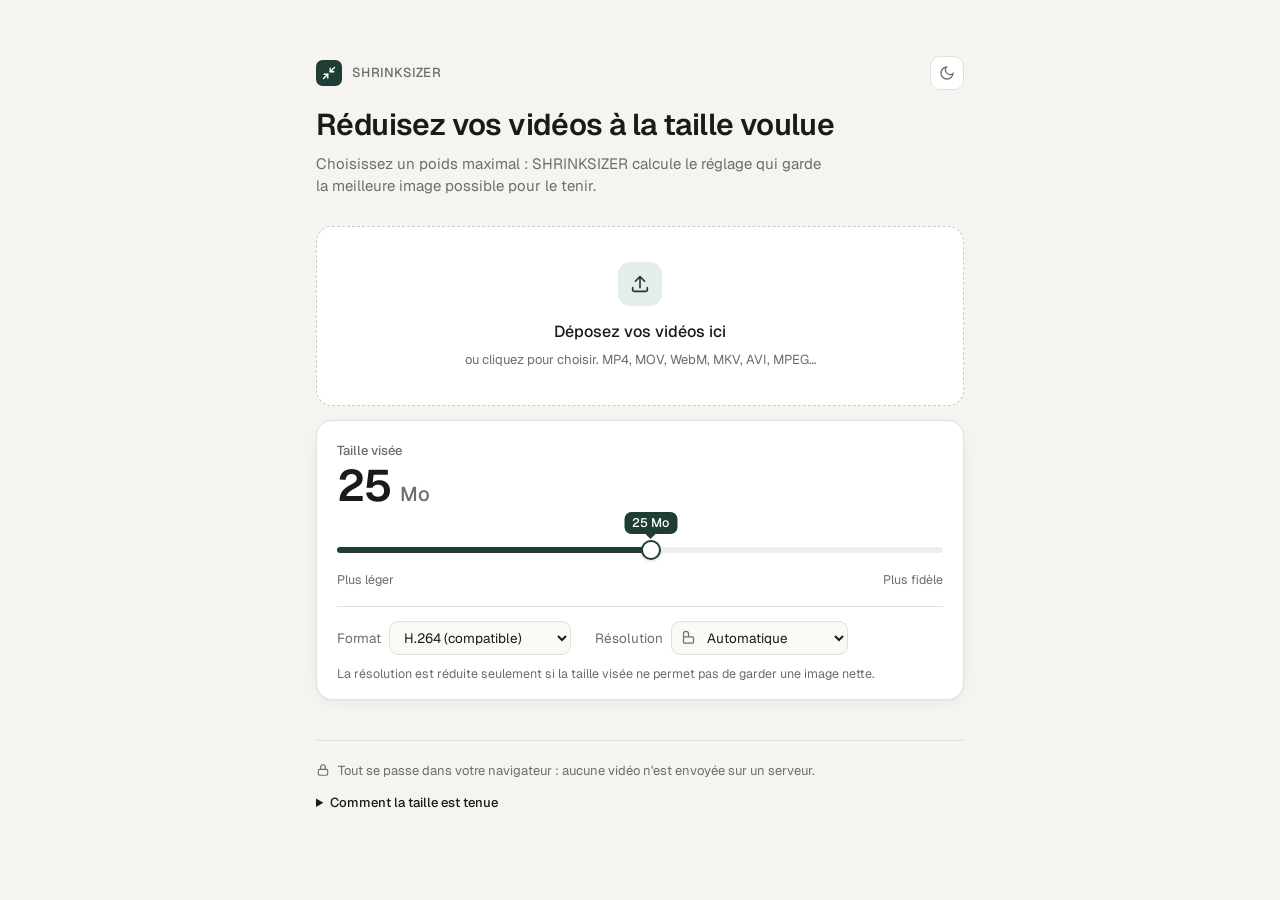
<file: tools/shrinksizer/index.html>
<!doctype html>
<html lang="fr">
<head>
  <meta charset="utf-8">
  <meta name="viewport" content="width=device-width, initial-scale=1">
  <title>SHRINKSIZER</title>
  <meta name="description" content="Réduisez une vidéo à la taille voulue, directement dans le navigateur. Aucun envoi sur un serveur.">
  <script src="../../shared/theme.js"></script>
  <link rel="stylesheet" href="../../shared/tokens.css">
  <link rel="icon" href="favicon.svg" type="image/svg+xml">
  <link rel="preconnect" href="https://fonts.googleapis.com">
  <link rel="preconnect" href="https://fonts.gstatic.com" crossorigin>
  <link href="https://fonts.googleapis.com/css2?family=Geist:wght@400;500;600&display=swap" rel="stylesheet">
  <link rel="stylesheet" href="css/style.css">
  <script type="importmap">
    {
      "imports": {
        "mediabunny": "./vendor/mediabunny.min.mjs",
        "mediabunny-aac-encoder": "./vendor/mediabunny-aac-encoder.min.mjs"
      }
    }
  </script>
  <script type="module" src="js/app.js"></script>
</head>
<body>
<main>
  <header>
    <div class="brand">
      <svg width="26" height="26" viewBox="0 0 32 32" aria-hidden="true"><rect width="32" height="32" rx="8" fill="var(--accent)"/><g transform="translate(7 7) scale(.75)" fill="none" stroke="var(--accent-ink)" stroke-width="2.2" stroke-linecap="round" stroke-linejoin="round"><path d="M4 14h6v6"/><path d="M20 10h-6V4"/><path d="M14 10l7-7"/><path d="M3 21l7-7"/></g></svg>
      <span>SHRINKSIZER</span>
      <button class="theme" id="theme" type="button" aria-label="Changer de thème" title="Changer de thème">
        <svg width="16" height="16" viewBox="0 0 24 24" fill="none" stroke="currentColor" stroke-width="2" stroke-linecap="round"><path d="M21 12.8A9 9 0 1 1 11.2 3a7 7 0 0 0 9.8 9.8z"/></svg>
      </button>
    </div>
    <h1>Réduisez vos vidéos à la taille voulue</h1>
    <p class="lead">Choisissez un poids maximal&nbsp;: SHRINKSIZER calcule le réglage qui garde la meilleure image possible pour le tenir.</p>
  </header>

  <p class="notice" id="support-notice" hidden></p>

  <label class="drop" id="drop">
    <input type="file" id="file-input" class="sr" multiple accept="video/*,.mkv,.avi,.mov,.mpg,.mpeg,.wmv,.flv,.3gp,.ts,.m2ts,.mts,.webm">
    <span class="icon"><svg width="22" height="22" viewBox="0 0 24 24" fill="none" stroke="currentColor" stroke-width="1.8" stroke-linecap="round" stroke-linejoin="round"><path d="M12 16V4M7 9l5-5 5 5"/><path d="M4 16v2a2 2 0 0 0 2 2h12a2 2 0 0 0 2-2v-2"/></svg></span>
    <strong>Déposez vos vidéos ici</strong>
    <small>ou cliquez pour choisir. MP4, MOV, WebM, MKV, AVI, MPEG…</small>
  </label>

  <section class="card target" aria-labelledby="target-label">
    <label id="target-label" for="target-mb" class="label">Taille visée</label>
    <div class="target-value">
      <span class="num">
        <span class="mirror" id="target-mirror" aria-hidden="true">25</span>
        <input type="number" id="target-mb" min="0.1" step="0.1" value="25" inputmode="decimal">
      </span>
      <span class="unit">Mo</span>
    </div>

    <div class="slider">
      <output class="bubble" id="bubble" for="target-range" aria-hidden="true">25 Mo</output>
      <input type="range" id="target-range" min="0" max="1000" step="1" aria-label="Taille visée">
    </div>
    <div class="range-ends"><span>Plus léger</span><span>Plus fidèle</span></div>

    <div class="options">
      <div class="option">
        <label for="codec">Format</label>
        <select id="codec">
          <option value="avc" selected>H.264 (compatible)</option>
          <option value="hevc">H.265 (plus léger)</option>
          <option value="av1">AV1 (le plus léger)</option>
        </select>
      </div>
      <div class="option">
        <label for="res">Résolution</label>
        <span class="res-field">
          <svg class="lock" id="lock-icon" width="15" height="15" viewBox="0 0 24 24" fill="none" stroke="currentColor" stroke-width="2" stroke-linecap="round" stroke-linejoin="round" aria-hidden="true"><rect x="4" y="11" width="16" height="10" rx="2"/><path class="shackle" d="M8 11V7a4 4 0 0 1 8 0v4"/></svg>
          <select id="res">
            <option value="auto" selected>Automatique</option>
            <option value="original">Garder l'originale</option>
            <option value="2160">2160p (4K)</option>
            <option value="1440">1440p</option>
            <option value="1080">1080p</option>
            <option value="720">720p</option>
            <option value="540">540p</option>
            <option value="480">480p</option>
            <option value="360">360p</option>
            <option value="custom">Largeur en pixels…</option>
          </select>
        </span>
        <span class="px-field" id="px-field" hidden>
          <input type="number" id="custom-width" min="64" max="7680" step="2" value="1280" inputmode="numeric" aria-label="Largeur en pixels">
          <span>px de large</span>
        </span>
      </div>
      <p class="hint" id="res-hint"></p>
      <p class="hint" id="codec-note"></p>
    </div>
  </section>

  <div class="toolbar" id="toolbar" hidden>
    <span class="count" id="count"></span>
    <div class="btns">
      <button type="button" class="ghost" id="clear-done">Retirer les terminés</button>
      <button type="button" class="primary" id="run-all">Tout compresser</button>
    </div>
  </div>
  <ul id="items"></ul>

  <footer>
    <p><svg width="14" height="14" viewBox="0 0 24 24" fill="none" stroke="currentColor" stroke-width="2" stroke-linecap="round" stroke-linejoin="round"><rect x="4" y="11" width="16" height="10" rx="2"/><path d="M8 11V7a4 4 0 0 1 8 0v4"/></svg>
    Tout se passe dans votre navigateur&nbsp;: aucune vidéo n'est envoyée sur un serveur.</p>
    <details>
      <summary>Comment la taille est tenue</summary>
      <ul>
        <li>Le débit est calculé à partir de la durée, en réservant la place du son et du conteneur MP4.</li>
        <li>Si ce débit est trop faible pour la résolution d'origine, la vidéo est réduite (et passée à 30 images/s si besoin)&nbsp;: une image plus petite mais nette vaut mieux qu'une grande pleine de blocs.</li>
        <li>Si le fichier obtenu dépasse la cible, une nouvelle passe plus légère est lancée. S'il reste beaucoup de marge, une passe de meilleure qualité est tentée.</li>
        <li>L'encodage utilise la carte graphique via WebCodecs (<a href="https://mediabunny.dev">Mediabunny</a>). Les formats anciens (AVI, MPEG, WMV…) passent par <a href="https://ffmpegwasm.netlify.app">ffmpeg.wasm</a>, plus lent, téléchargé seulement si besoin.</li>
      </ul>
    </details>
  </footer>
</main>

<template id="item-template">
  <li class="item" data-status="probing">
    <div class="row">
      <span class="name"></span>
      <span class="status work"></span>
    </div>
    <div class="sizes"></div>

    <div class="gauge" aria-hidden="true">
      <div class="gauge-track">
        <div class="gauge-fill"></div>
        <div class="gauge-target"><span></span></div>
      </div>
    </div>

    <div class="chips"></div>
    <div class="item-progress" role="progressbar" aria-valuemin="0" aria-valuemax="100" hidden>
      <div class="bar"><div></div></div>
      <p class="progress-text" aria-live="polite"></p>
    </div>
    <p class="note" aria-live="polite"></p>

    <div class="compare-panel" hidden>
      <div class="compare-stage">
        <video class="v-after" muted playsinline preload="metadata"></video>
        <video class="v-before" muted playsinline preload="metadata"></video>
        <div class="compare-divider"></div>
        <span class="compare-tag before">Avant</span>
        <span class="compare-tag after">Après</span>
      </div>
      <div class="compare-controls">
        <button type="button" class="ghost play">Lire</button>
        <label class="compare-slider">
          <span class="sr">Position du rideau avant / après</span>
          <input type="range" min="0" max="100" value="50">
        </label>
      </div>
    </div>

    <div class="actions">
      <button type="button" class="ghost remove">Retirer</button>
      <button type="button" class="ghost compare" hidden aria-expanded="false">Comparer</button>
      <button type="button" class="ghost cancel" hidden>Annuler</button>
      <button type="button" class="ghost redo" hidden>Recompresser</button>
      <button type="button" class="primary compress">Compresser</button>
      <a class="primary download" hidden>Télécharger</a>
    </div>
  </li>
</template>
</body>
</html>
</file>
<file: shared/tokens.css>
/* MAZATOOLS : thème commun au hub et à tous les outils.
   Une seule source pour les couleurs, en clair comme en sombre.
   Le thème choisi (data-theme sur <html>) est appliqué par shared/theme.js. */

:root {
  --bg: #f5f4f0; --surface: #ffffff; --surface-2: #faf9f6; --text: #1a1a18; --muted: #6f6d66;
  --border: #e3e0d8; --border-strong: #cfcbc0;
  --accent: #1f3d35; --accent-ink: #ffffff; --accent-soft: #e5ede9;
  --ok: #2e7d4f; --ok-bg: #e6f2ea; --warn: #8a5300; --warn-bg: #fbefd9; --err: #b3261e; --err-bg: #fbe8e6;
  --chip: #f0eee8; --chip-ai: #efe7fb; --chip-ai-ink: #5b3a99;
  --shadow: 0 1px 2px rgba(20,20,10,.04), 0 4px 16px rgba(20,20,10,.04);
  --font: "Geist", ui-sans-serif, system-ui, -apple-system, "Segoe UI", sans-serif;
  --font-mono: "Geist Mono", ui-monospace, SFMono-Regular, Menlo, monospace;
  color-scheme: light;
}
@media (prefers-color-scheme: dark) {
  :root:not([data-theme="light"]) {
    --bg: #111110; --surface: #1a1a18; --surface-2: #161615; --text: #ecebe6; --muted: #9a988f;
    --border: #2b2a27; --border-strong: #3d3b37;
    --accent: #cfe3da; --accent-ink: #10201b; --accent-soft: #1c2a25;
    --ok: #7bd3a0; --ok-bg: #15261d; --warn: #f0b65a; --warn-bg: #2a2112; --err: #f28b82; --err-bg: #2c1614;
    --chip: #24231f; --chip-ai: #261f33; --chip-ai-ink: #c9b2f2;
    --shadow: none; color-scheme: dark;
  }
}
:root[data-theme="dark"] {
  --bg: #111110; --surface: #1a1a18; --surface-2: #161615; --text: #ecebe6; --muted: #9a988f;
  --border: #2b2a27; --border-strong: #3d3b37;
  --accent: #cfe3da; --accent-ink: #10201b; --accent-soft: #1c2a25;
  --ok: #7bd3a0; --ok-bg: #15261d; --warn: #f0b65a; --warn-bg: #2a2112; --err: #f28b82; --err-bg: #2c1614;
  --chip: #24231f; --chip-ai: #261f33; --chip-ai-ink: #c9b2f2;
  --shadow: none; color-scheme: dark;
}

/* Ouvert dans MAZATOOLS, un outil laisse le hub gérer le thème. */
.in-hub .theme { display: none; }
</file>
<file: hub.css>
/* MAZATOOLS : les couleurs viennent de shared/tokens.css */

:root { --side-w: 264px; }

*, *::before, *::after { box-sizing: border-box; }
html, body { height: 100%; margin: 0; }
body {
  background: var(--bg);
  color: var(--text);
  font-family: var(--font);
  font-size: 15px;
  line-height: 1.5;
  -webkit-font-smoothing: antialiased;
}
a { color: inherit; text-decoration: none; }
button { font: inherit; color: inherit; }
:focus-visible { outline: 2px solid var(--accent); outline-offset: 2px; }

.shell { display: grid; grid-template-columns: var(--side-w) 1fr; height: 100dvh; }

/* ---------- Barre latérale ---------- */

.sidebar {
  display: flex;
  flex-direction: column;
  min-height: 0;
  overflow-y: auto;
  padding: 20px 12px 14px;
  background: var(--surface-2);
  border-right: 1px solid var(--border);
}

.brand { display: flex; align-items: center; gap: 10px; padding: 2px 8px 22px; }
.logo { width: 28px; height: 28px; flex: none; }
.logo-bg { fill: var(--accent); }
.logo-fg { fill: var(--accent-ink); }
.brand-name { font-weight: 600; font-size: 15px; letter-spacing: .06em; }

.tool-list { list-style: none; margin: 0; padding: 0; display: grid; gap: 2px; }

.tool-link {
  display: flex;
  align-items: center;
  gap: 11px;
  padding: 8px;
  border-radius: 10px;
  transition: background .15s;
}
.tool-link:hover { background: var(--chip); }
.tool-link[aria-current="page"] { background: var(--surface); box-shadow: 0 0 0 1px var(--border), var(--shadow); }

.tool-icon {
  flex: none;
  display: grid;
  place-items: center;
  width: 34px;
  height: 34px;
  border-radius: 9px;
  background: var(--accent-soft);
  color: var(--accent);
}
.tool-icon svg { width: 18px; height: 18px; fill: none; stroke: currentColor; stroke-width: 1.8; stroke-linecap: round; stroke-linejoin: round; }
.tool-link[aria-current="page"] .tool-icon { background: var(--accent); color: var(--accent-ink); }

.tool-text { display: grid; min-width: 0; flex: 1; }

/* Liens externes : flèche à droite, et un groupe séparé des outils */
.ext { flex: none; width: 15px; height: 15px; fill: none; stroke: var(--muted); stroke-width: 2; stroke-linecap: round; stroke-linejoin: round; }
.external:hover .ext { stroke: var(--text); }
.links-group[hidden] { display: none; }
.sidebar .links-group { margin-top: 18px; }
.group-title { margin: 0 0 4px; padding: 0 8px; color: var(--muted); font-size: 12.5px; font-weight: 500; }
.home-sub { margin: 32px auto 10px; font-size: 15px; font-weight: 500; color: var(--muted); }
.sr { position: absolute; width: 1px; height: 1px; overflow: hidden; clip: rect(0 0 0 0); white-space: nowrap; }
.tool-name { font-weight: 500; line-height: 1.3; }
.tool-desc { color: var(--muted); font-size: 13px; line-height: 1.35; }

.side-foot {
  margin-top: auto;
  padding-top: 12px;
  border-top: 1px solid var(--border);
  display: grid;
  gap: 1px;
}
.side-foot a, .side-theme {
  display: flex;
  align-items: center;
  gap: 10px;
  width: 100%;
  padding: 7px 8px;
  border: 0;
  border-radius: 8px;
  background: transparent;
  color: var(--muted);
  font-size: 13.5px;
  text-align: left;
  cursor: pointer;
}
.side-foot a[hidden] { display: none; }
.side-foot a:hover, .side-theme:hover { background: var(--chip); color: var(--text); }
.side-foot svg, .icon-btn svg { width: 17px; height: 17px; flex: none; fill: none; stroke: currentColor; stroke-width: 1.8; stroke-linecap: round; stroke-linejoin: round; }

/* Icône du bouton thème : la lune en clair, le soleil en sombre */
.theme-btn .sun { display: none; }
.is-dark .theme-btn .sun { display: block; }
.is-dark .theme-btn .moon { display: none; }

/* ---------- Zone principale ---------- */

.stage { position: relative; min-width: 0; min-height: 0; overflow: hidden; }

.tool-frame { position: absolute; inset: 0; width: 100%; height: 100%; border: 0; background: var(--bg); }
.tool-frame[hidden] { display: none; }

.home { height: 100%; overflow-y: auto; }
.home[hidden] { display: none; }
.home > * { max-width: 680px; margin-inline: auto; }
.home { padding: 56px 16px 48px; }
.home h1 { font-size: 30px; line-height: 1.15; font-weight: 600; letter-spacing: -.02em; margin: 0 auto 10px; }
.lead { color: var(--muted); margin: 0 auto 28px; }

.home-list { list-style: none; padding: 0; display: grid; gap: 10px; }
.home-link {
  display: flex;
  align-items: center;
  gap: 14px;
  padding: 16px 18px;
  background: var(--surface);
  border: 1px solid var(--border);
  border-radius: 14px;
  box-shadow: var(--shadow);
  transition: border-color .15s;
}
.home-link:hover { border-color: var(--border-strong); }
.home-link .tool-icon { width: 42px; height: 42px; border-radius: 11px; }
.home-link .tool-icon svg { width: 21px; height: 21px; }
.home-link .tool-name { font-size: 16px; }
.home-link .tool-desc { font-size: 14px; }

/* ---------- Mobile : la barre devient un tiroir ---------- */

.topbar { display: none; }
.scrim[hidden] { display: none; }

.icon-btn {
  flex: none;
  width: 38px;
  height: 38px;
  display: grid;
  place-items: center;
  padding: 0;
  border: 0;
  border-radius: 9px;
  background: transparent;
  color: var(--muted);
  cursor: pointer;
}
.icon-btn:hover { color: var(--text); background: var(--chip); }

@media (max-width: 760px) {
  .shell { grid-template-columns: 1fr; grid-template-rows: 52px 1fr; }
  .topbar {
    display: flex;
    align-items: center;
    gap: 4px;
    padding: 0 8px;
    background: var(--surface-2);
    border-bottom: 1px solid var(--border);
  }
  .topbar-title { flex: 1; margin: 0; font-weight: 500; overflow: hidden; text-overflow: ellipsis; white-space: nowrap; }
  .side-theme { display: none; }

  .sidebar {
    position: fixed;
    inset: 0 auto 0 0;
    width: min(86vw, 300px);
    z-index: 20;
    transform: translateX(-100%);
    visibility: hidden;
    transition: transform .22s ease, visibility 0s linear .22s;
    box-shadow: 0 0 40px rgba(0, 0, 0, .2);
  }
  .sidebar.open { transform: none; visibility: visible; transition: transform .22s ease; }
  .scrim { position: fixed; inset: 0; z-index: 10; background: rgba(0, 0, 0, .35); }
  .home { padding-top: 32px; }
  .home h1 { font-size: 25px; }
}

@media (prefers-reduced-motion: reduce) {
  .sidebar { transition: none; }
}
</file>
<file: tools/shrinksizer/css/style.css>
/* SHRINKSIZER : les couleurs viennent de ../../shared/tokens.css (thème MAZATOOLS).
   La mise en page reprend celle du Nettoyeur vidéo pour garder une cohérence entre outils. */

*{box-sizing:border-box}
html,body{margin:0}
body{
  background:var(--bg); color:var(--text);
  font-family:var(--font);
  font-size:15px; line-height:1.5; -webkit-font-smoothing:antialiased;
  font-variant-numeric:tabular-nums;
}
a{color:inherit;text-underline-offset:.18em}
:focus-visible{outline:2px solid var(--accent);outline-offset:2px}
main{max-width:680px;margin:0 auto;padding:56px 16px 48px}
header{margin-bottom:28px}
.brand{display:flex;align-items:center;gap:10px;margin-bottom:18px}
.brand svg{flex:none}
.brand span{font-weight:500;color:var(--muted);font-size:13px;letter-spacing:.02em}
h1{font-size:30px;line-height:1.15;font-weight:600;letter-spacing:-.02em;margin:0 0 10px}
.lead{color:var(--muted);margin:0;max-width:52ch}
.sr{position:absolute;width:1px;height:1px;overflow:hidden;clip:rect(0 0 0 0);white-space:nowrap}

.notice{margin:0 0 16px;padding:12px 14px;border-radius:12px;background:var(--warn-bg);color:var(--warn);font-size:14px}

/* ---------- Dépôt ---------- */
.drop{
  display:flex;flex-direction:column;align-items:center;justify-content:center;gap:6px;
  min-height:180px;padding:28px 20px;text-align:center;cursor:pointer;
  background:var(--surface);border:1.5px dashed var(--border-strong);border-radius:16px;
  transition:border-color .15s,background .15s,transform .15s;
}
.drop:hover{border-color:var(--muted)}
.drop:focus-within{outline:2px solid var(--accent);outline-offset:2px}
.drop.over{border-color:var(--accent);border-style:solid;background:var(--accent-soft);transform:scale(1.005)}
.drop .icon{width:44px;height:44px;border-radius:12px;display:grid;place-items:center;background:var(--accent-soft);color:var(--accent);margin-bottom:8px}
.drop strong{font-weight:500;font-size:16px}
.drop small{color:var(--muted);font-size:13px}

/* ---------- Taille visée ---------- */
.card{background:var(--surface);border:1px solid var(--border);border-radius:16px;box-shadow:var(--shadow)}
.target{margin-top:14px;padding:20px 20px 16px}
.label{display:block;font-size:13px;font-weight:500;color:var(--muted)}

.target-value{display:flex;align-items:baseline;gap:8px;margin:2px 0 30px}
/* Le nombre est doublé par un miroir invisible : le champ prend exactement la largeur
   du texte affiché, quelle que soit la police chargée. */
.num{position:relative;display:inline-block;font-size:44px;font-weight:600;letter-spacing:-.03em;line-height:1.1}
.mirror{display:block;visibility:hidden;white-space:pre;padding-right:2px;min-width:1ch;font:inherit;letter-spacing:inherit}
.num input{
  position:absolute;inset:0;width:100%;height:100%;
  font:inherit;letter-spacing:inherit;line-height:inherit;
  border:0;padding:0;margin:0;background:transparent;color:var(--text);
  border-bottom:1.5px solid transparent;border-radius:0;-moz-appearance:textfield;appearance:textfield;
}
.num input:hover{border-bottom-color:var(--border-strong)}
.num input:focus{outline:none;border-bottom-color:var(--accent)}
.num input::-webkit-outer-spin-button,.num input::-webkit-inner-spin-button{-webkit-appearance:none;margin:0}
.unit{font-size:20px;font-weight:500;color:var(--muted)}

/* Curseur : la bulle suit le rond et affiche la taille visée */
.slider{--thumb:20px;--pct:50%;position:relative}
.bubble{
  position:absolute;bottom:calc(100% + 6px);
  left:calc(var(--pct) + (.5 - var(--ratio, .5)) * var(--thumb));
  transform:translateX(-50%);
  padding:2px 8px;border-radius:7px;white-space:nowrap;
  background:var(--accent);color:var(--accent-ink);font-size:12.5px;font-weight:500;
  pointer-events:none;
}
.bubble::after{
  content:"";position:absolute;left:50%;top:100%;transform:translateX(-50%);
  border:5px solid transparent;border-top-color:var(--accent);
}
.slider input{
  -webkit-appearance:none;appearance:none;width:100%;height:var(--thumb);margin:0;background:transparent;cursor:pointer;
}
.slider input::-webkit-slider-runnable-track{
  height:6px;border-radius:3px;
  background:linear-gradient(to right,var(--accent) 0 var(--pct),var(--chip) var(--pct) 100%);
}
.slider input::-moz-range-track{height:6px;border-radius:3px;background:var(--chip)}
.slider input::-moz-range-progress{height:6px;border-radius:3px;background:var(--accent)}
.slider input::-webkit-slider-thumb{
  -webkit-appearance:none;width:var(--thumb);height:var(--thumb);margin-top:calc((6px - var(--thumb)) / 2);
  border-radius:50%;background:var(--surface);border:2px solid var(--accent);box-shadow:0 1px 3px rgba(0,0,0,.15);
}
.slider input::-moz-range-thumb{
  width:var(--thumb);height:var(--thumb);box-sizing:border-box;
  border-radius:50%;background:var(--surface);border:2px solid var(--accent);
}
.slider input:focus-visible{outline:none}
.slider input:focus-visible::-webkit-slider-thumb{outline:2px solid var(--accent);outline-offset:2px}
.slider input:focus-visible::-moz-range-thumb{outline:2px solid var(--accent);outline-offset:2px}
.range-ends{display:flex;justify-content:space-between;margin-top:4px;color:var(--muted);font-size:12.5px}

.options{display:flex;flex-wrap:wrap;align-items:center;gap:10px 24px;margin-top:16px;padding-top:14px;border-top:1px solid var(--border);font-size:13.5px}
.option{display:flex;flex-wrap:wrap;align-items:center;gap:8px}
.option > label{color:var(--muted)}
.option select,.px-field input{
  font:inherit;color:var(--text);background:var(--surface-2);
  border:1px solid var(--border);border-radius:9px;padding:6px 10px;
}
.res-field{position:relative;display:inline-flex;align-items:center}
.res-field .lock{position:absolute;left:10px;color:var(--muted);pointer-events:none}
.res-field select{padding-left:31px}
.res-field.locked select{border-color:var(--accent);background:var(--accent-soft)}
.res-field.locked .lock{color:var(--accent)}
.res-field:not(.locked) .shackle{transform:translateX(-4px) translateY(-1px)}
.px-field{display:inline-flex;align-items:center;gap:6px;color:var(--muted)}
.px-field input{width:88px}
.hint{flex-basis:100%;margin:0;color:var(--muted);font-size:12.5px}
.hint:empty{display:none}

/* ---------- Boutons ---------- */
button,.primary,.ghost{
  font:inherit;font-size:13.5px;font-weight:500;cursor:pointer;border-radius:9px;
  padding:8px 14px;border:1px solid transparent;transition:opacity .15s,background .15s;
  text-decoration:none;display:inline-flex;align-items:center;justify-content:center;
}
.primary{background:var(--accent);color:var(--accent-ink)}
.primary:hover{opacity:.88}
.ghost{background:transparent;color:var(--muted);border-color:var(--border)}
.ghost:hover{color:var(--text);border-color:var(--border-strong)}
button:disabled{opacity:.45;cursor:default}
[hidden]{display:none !important}
.theme{margin-left:auto;width:34px;height:34px;padding:0;display:grid;place-items:center;border-radius:10px;background:var(--surface);border:1px solid var(--border);color:var(--muted)}
.theme:hover{color:var(--text)}

/* ---------- Liste ---------- */
.toolbar{display:flex;align-items:center;justify-content:space-between;gap:12px;margin:28px 0 10px}
.toolbar .count{color:var(--muted);font-size:13px}
.toolbar .btns{display:flex;gap:8px}

#items{list-style:none;margin:0;padding:0;display:flex;flex-direction:column;gap:10px}
.item{background:var(--surface);border:1px solid var(--border);border-radius:14px;padding:16px 18px;box-shadow:var(--shadow);animation:in .25s ease-out}
@keyframes in{from{opacity:0;transform:translateY(4px)}}
.row{display:flex;align-items:flex-start;justify-content:space-between;gap:12px}
.name{font-weight:500;word-break:break-all;min-width:0}
.status{flex:none;font-size:12px;font-weight:500;padding:3px 9px;border-radius:99px;white-space:nowrap}
.status.work{background:var(--chip);color:var(--muted)}
.status.ok{background:var(--ok-bg);color:var(--ok)}
.status.warn{background:var(--warn-bg);color:var(--warn)}
.status.err{background:var(--err-bg);color:var(--err)}
.sizes{color:var(--muted);margin-top:4px;display:flex;flex-wrap:wrap;column-gap:14px}

/* Jauge : la bande hachurée est la taille d'origine, la partie pleine la taille obtenue */
.gauge{padding-top:22px;margin-top:6px}
.gauge-track{
  position:relative;height:10px;border-radius:5px;
  background:repeating-linear-gradient(135deg,var(--border-strong) 0 1.5px,transparent 1.5px 6px),var(--surface-2);
  box-shadow:inset 0 0 0 1px var(--border);
}
.gauge-fill{position:absolute;inset:0 auto 0 0;width:0;border-radius:5px;background:var(--accent);transition:width .8s cubic-bezier(.7,0,.2,1)}
.item.over .gauge-fill{background:var(--err)}
.gauge-target{position:absolute;top:-4px;bottom:-4px;width:0;border-left:2px solid var(--text);transition:left .3s ease}
.gauge-target span{position:absolute;bottom:calc(100% + 3px);left:0;transform:translateX(-50%);white-space:nowrap;font-size:12px;font-weight:500;color:var(--text)}
.gauge-target.edge-left span{transform:none}
.gauge-target.edge-right span{transform:translateX(-100%)}

.chips{display:flex;flex-wrap:wrap;gap:6px;margin-top:12px}
.chips:empty{display:none}
.chip{font-size:12px;padding:3px 9px;border-radius:7px;background:var(--chip);color:var(--text)}
.chip.locked{display:inline-flex;align-items:center;gap:4px;background:var(--accent-soft);color:var(--accent)}
.chip.quiet{background:transparent;color:var(--muted);padding-inline:2px}
.note{font-size:13px;color:var(--muted);margin:10px 0 0}
.note:empty{display:none}
.note strong{color:var(--text);font-weight:600}
.note .warn{color:var(--warn)}
.item[data-status="error"] .note{color:var(--err)}

.item-progress{margin-top:12px}
.item-progress .bar{height:4px;border-radius:2px;background:var(--chip);overflow:hidden}
.item-progress .bar div{height:100%;width:0;background:var(--accent);transition:width .25s linear}
.progress-text{margin:6px 0 0;font-size:13px;color:var(--muted)}

.actions{display:flex;flex-wrap:wrap;justify-content:flex-end;gap:8px;margin-top:14px}

/* ---------- Comparaison avant / après ---------- */
.compare-panel{margin-top:14px}
.compare-stage{--cut:50%;position:relative;aspect-ratio:16/9;background:#000;border-radius:10px;overflow:hidden;touch-action:none}
.compare-stage video{position:absolute;inset:0;width:100%;height:100%;object-fit:contain}
.compare-stage .v-before{clip-path:inset(0 calc(100% - var(--cut)) 0 0)}
.compare-divider{position:absolute;top:0;bottom:0;left:var(--cut);width:2px;background:#fff;transform:translateX(-1px);pointer-events:none;box-shadow:0 0 0 1px rgba(0,0,0,.25)}
.compare-tag{position:absolute;top:8px;padding:2px 8px;border-radius:6px;font-size:12px;font-weight:500;background:rgba(0,0,0,.6);color:#fff}
.compare-tag.before{left:8px}
.compare-tag.after{right:8px}
.compare-controls{display:flex;align-items:center;gap:12px;margin-top:10px}
.compare-slider{flex:1;display:flex}
.compare-slider input{width:100%;accent-color:var(--accent)}

/* ---------- Pied de page ---------- */
footer{margin-top:40px;padding-top:20px;border-top:1px solid var(--border);color:var(--muted);font-size:13px}
footer p{margin:0 0 12px;display:flex;gap:8px;align-items:flex-start}
footer svg{flex:none;margin-top:2px}
details{margin-top:4px}
summary{cursor:pointer;color:var(--text);font-weight:500;width:fit-content}
details ul{display:block;margin:10px 0 0;padding-left:18px;list-style:disc}
details li{margin:4px 0}

@media (max-width:520px){
  h1{font-size:25px}
  .toolbar{flex-wrap:wrap}
  .num{font-size:38px}
}
@media (prefers-reduced-motion:reduce){
  .item{animation:none}
  .gauge-fill,.gauge-target,.item-progress .bar div{transition:none}
}
</file>
